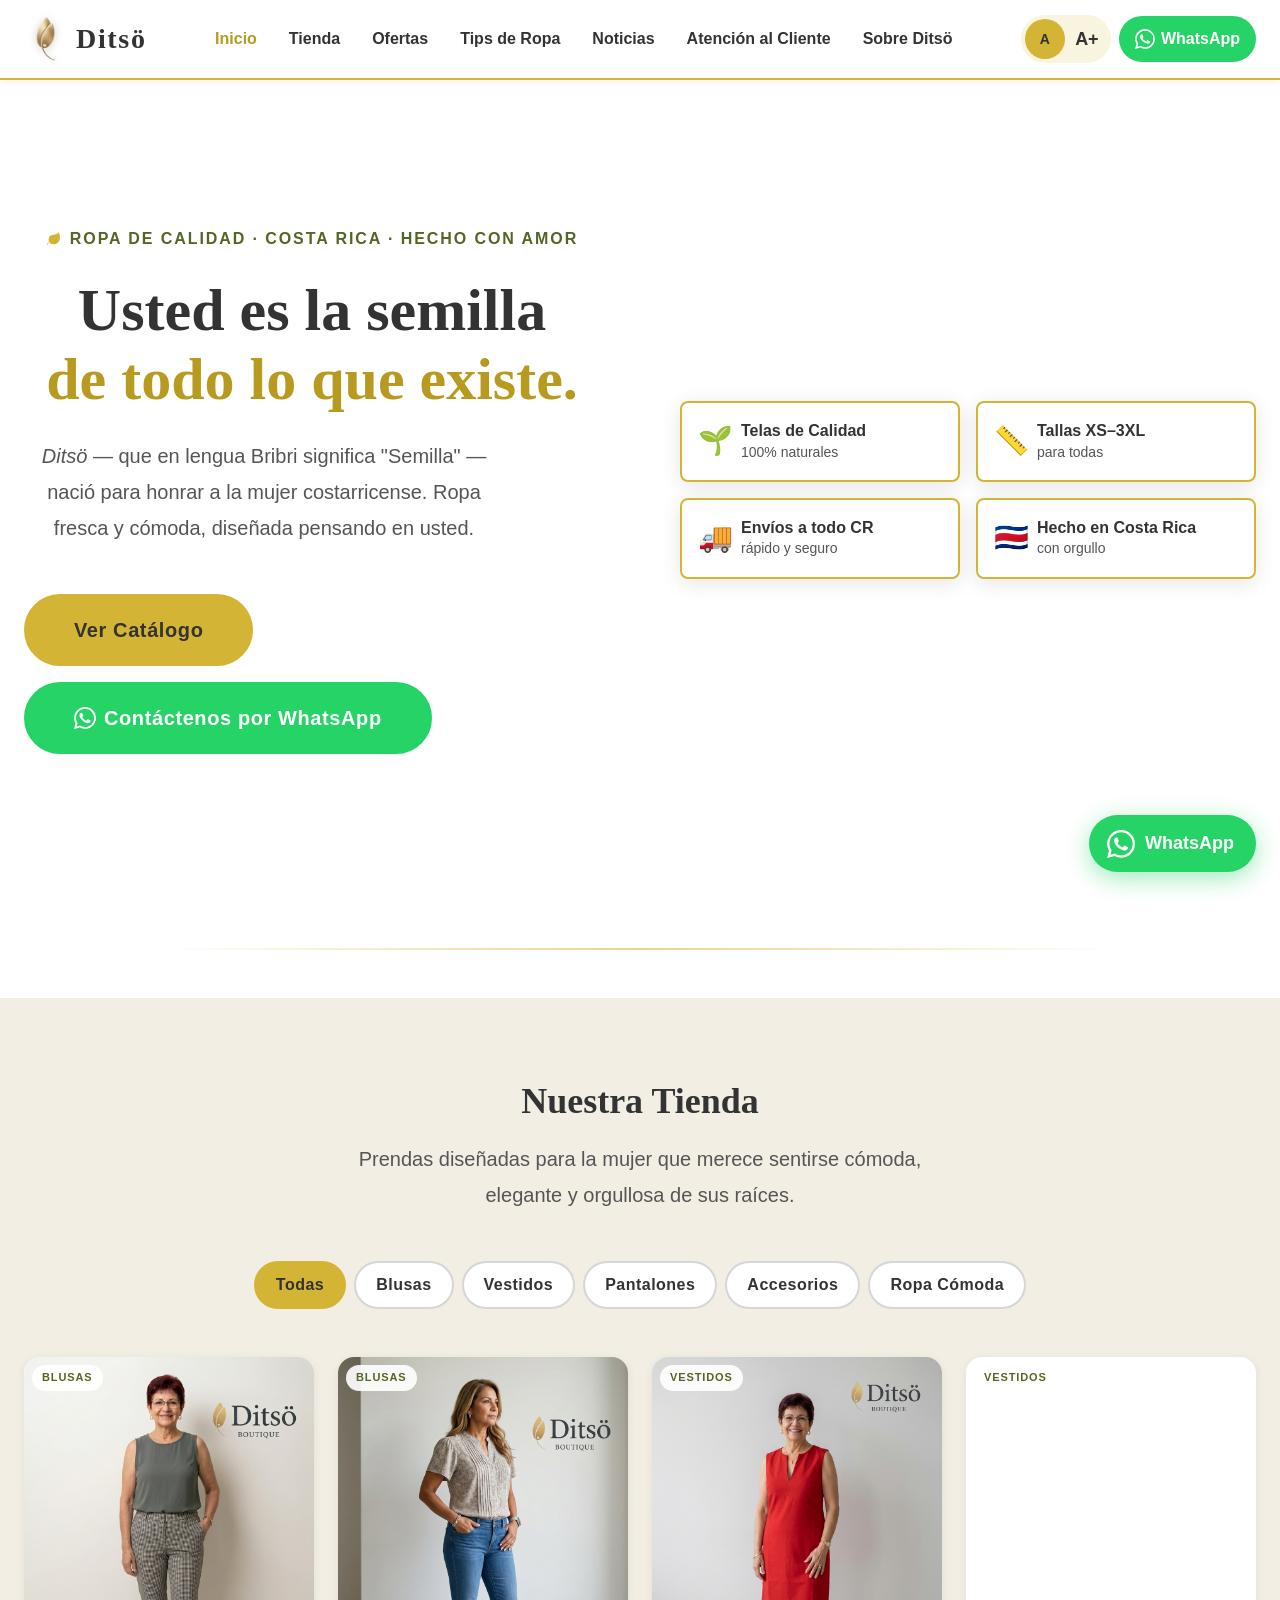
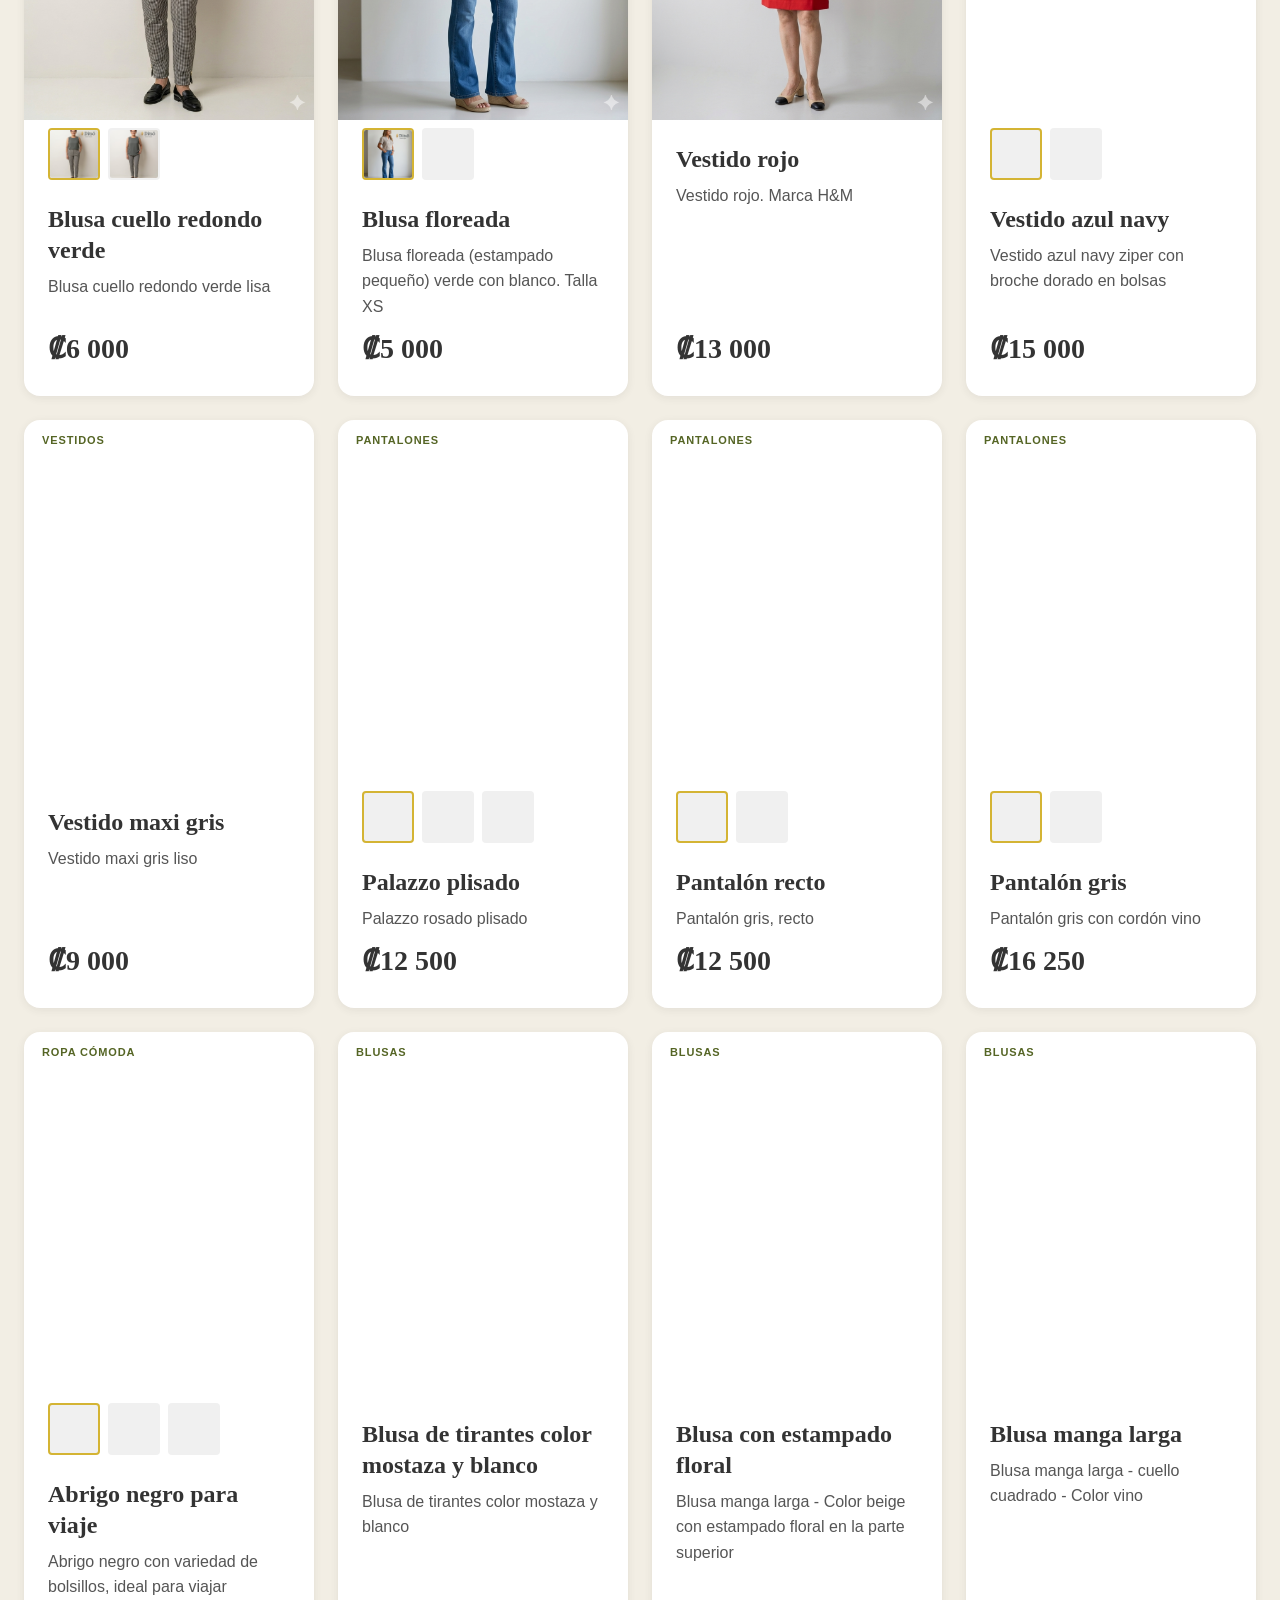
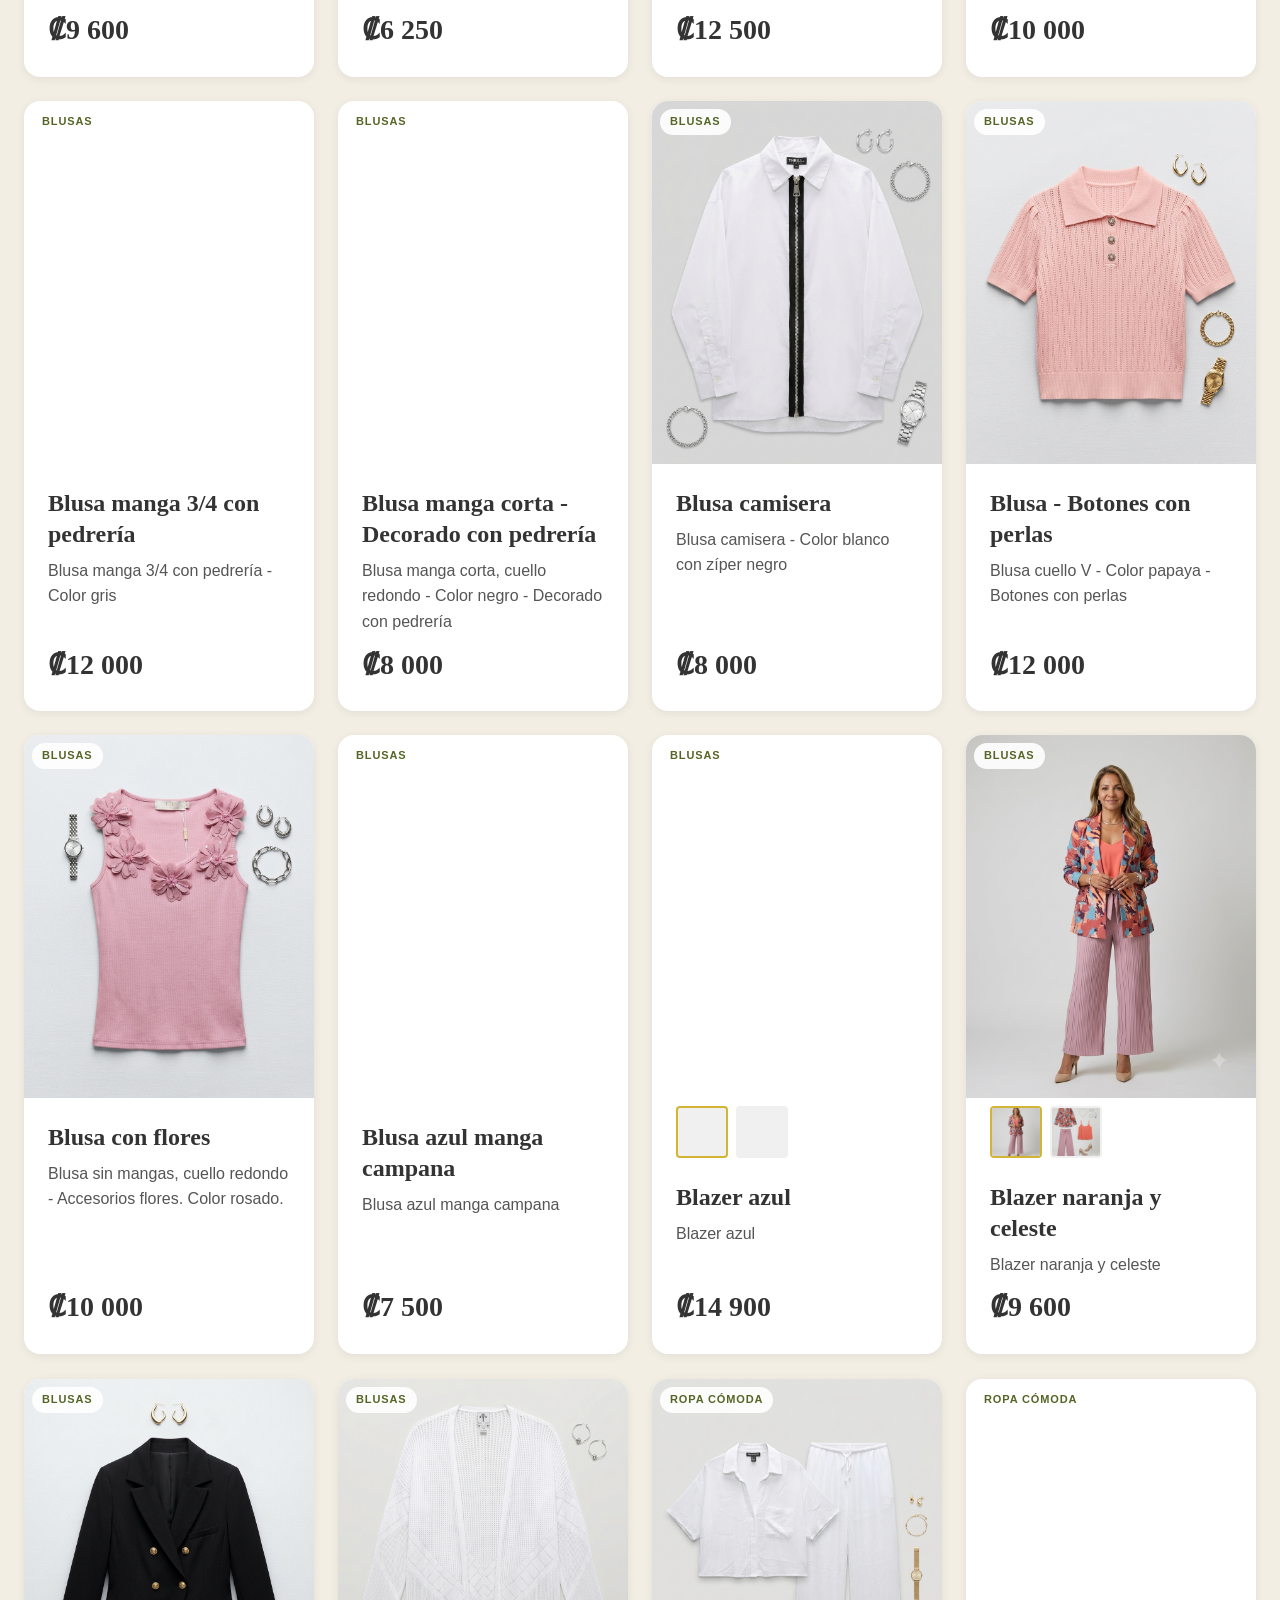
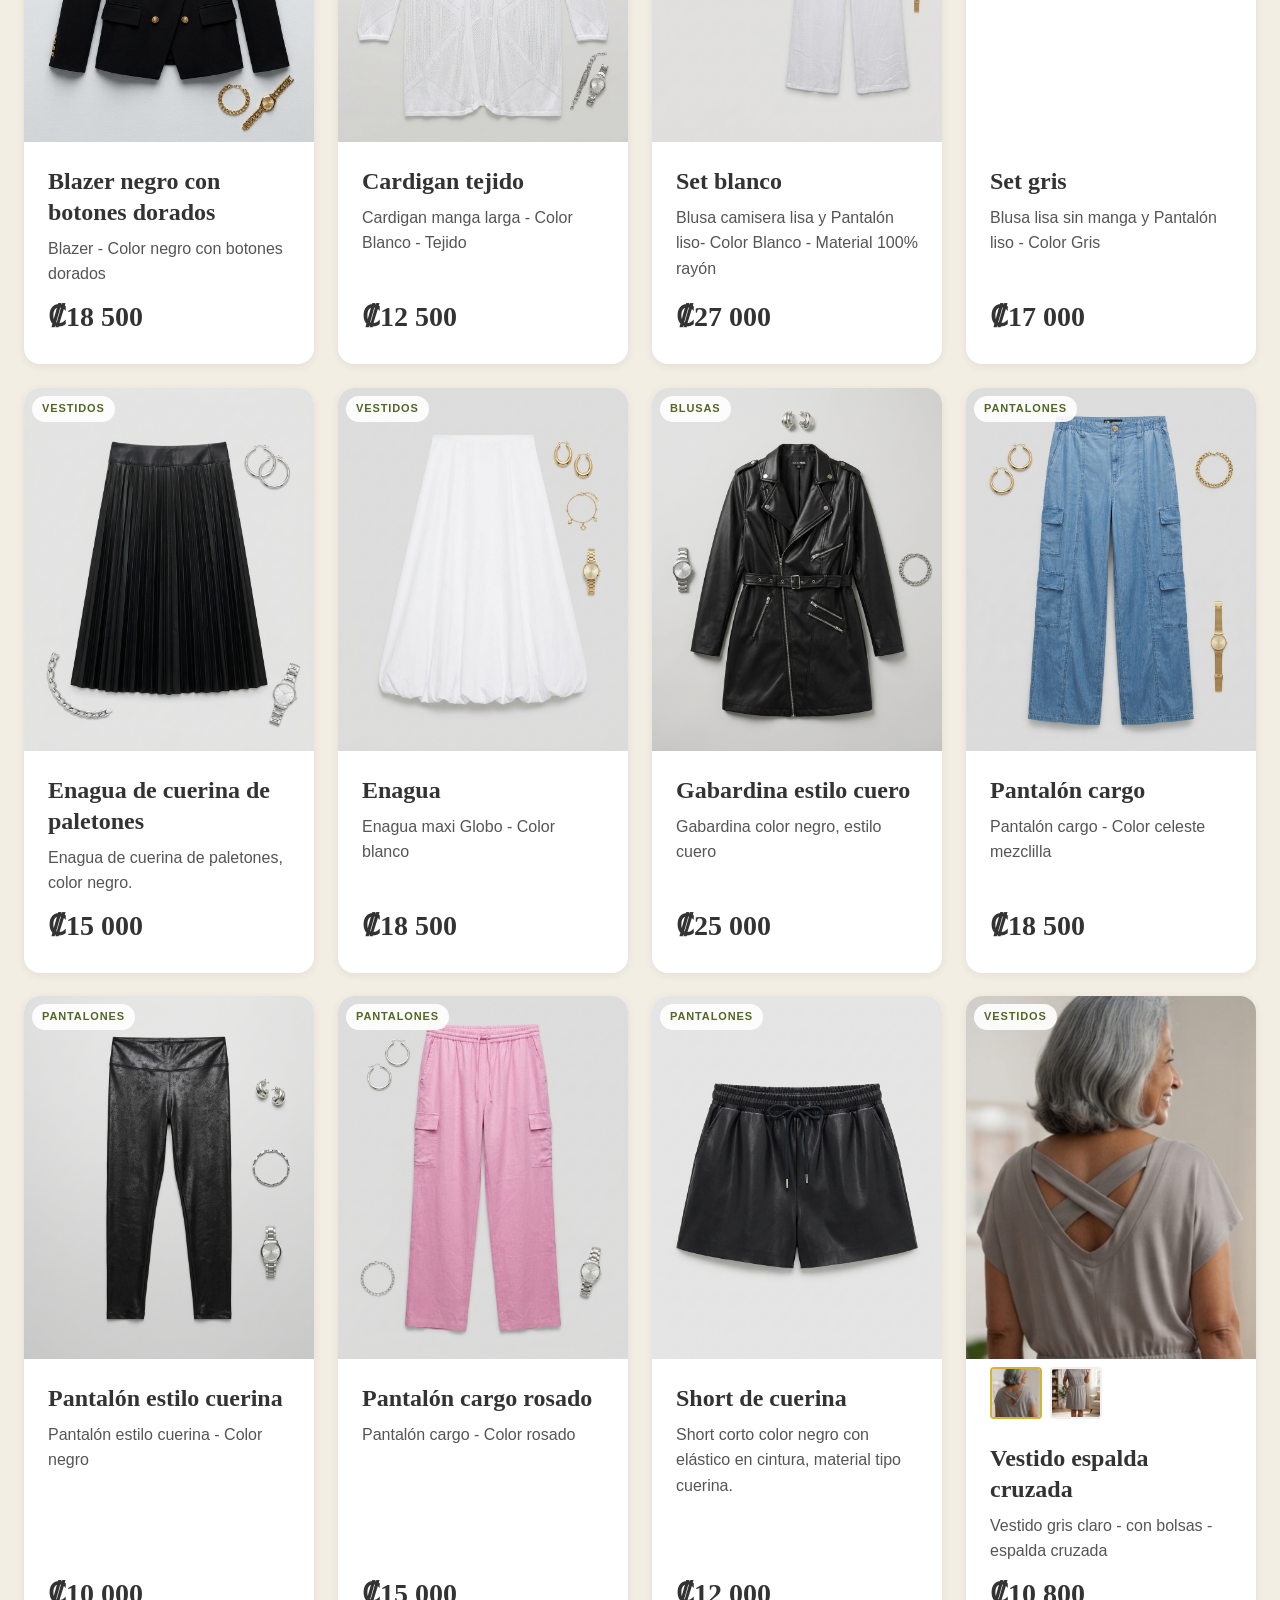
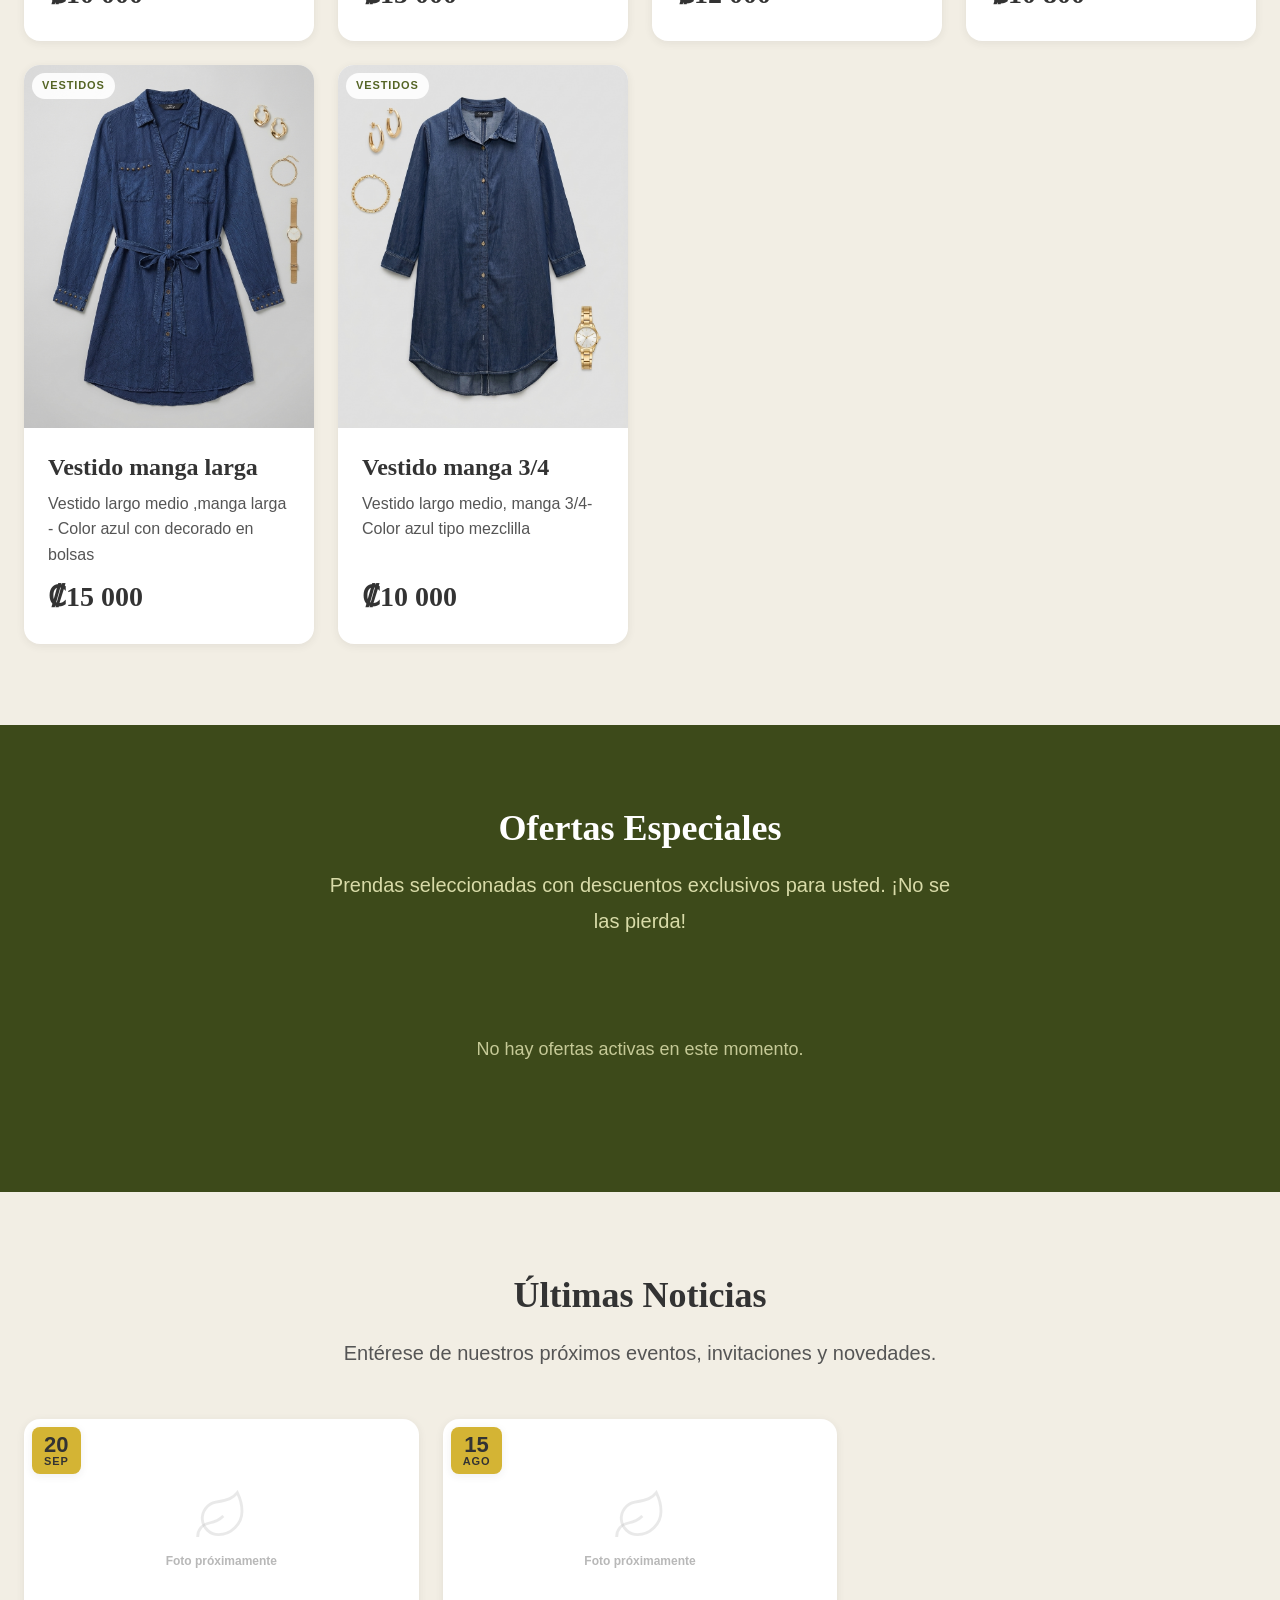
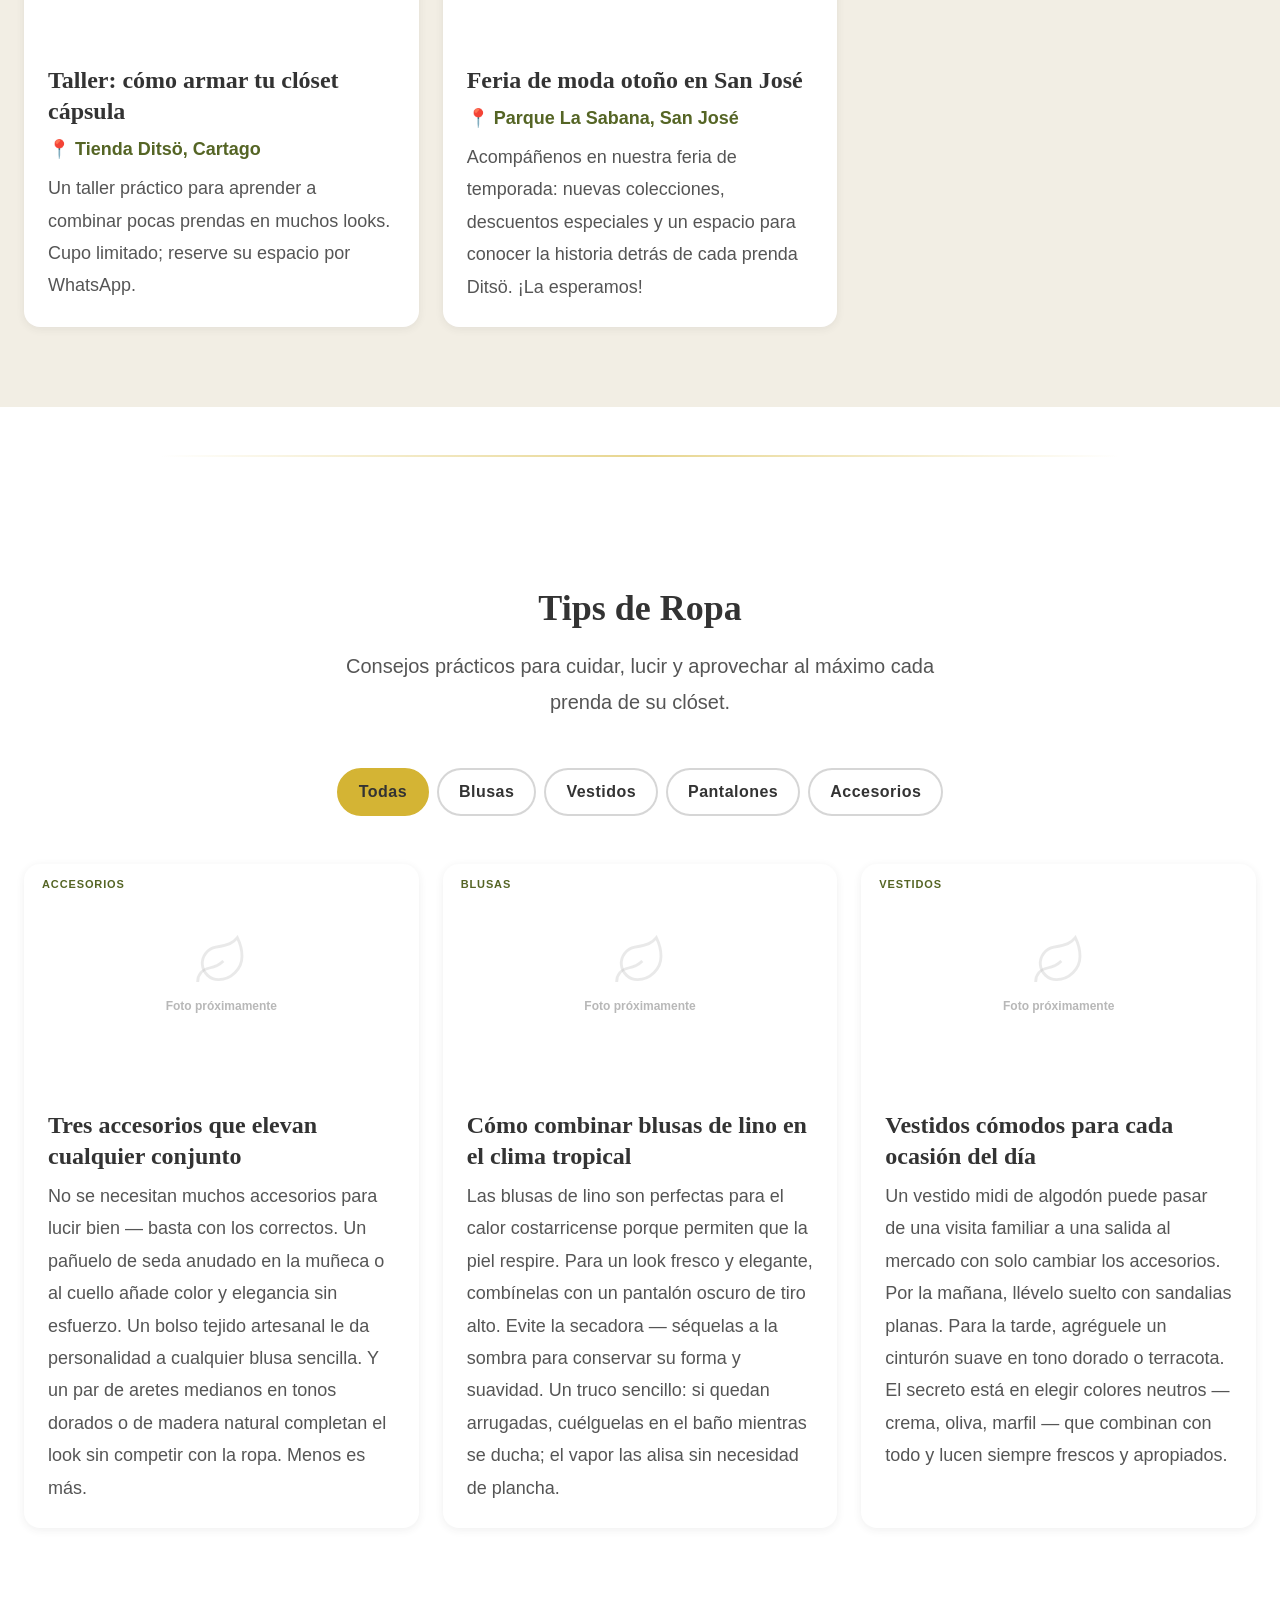
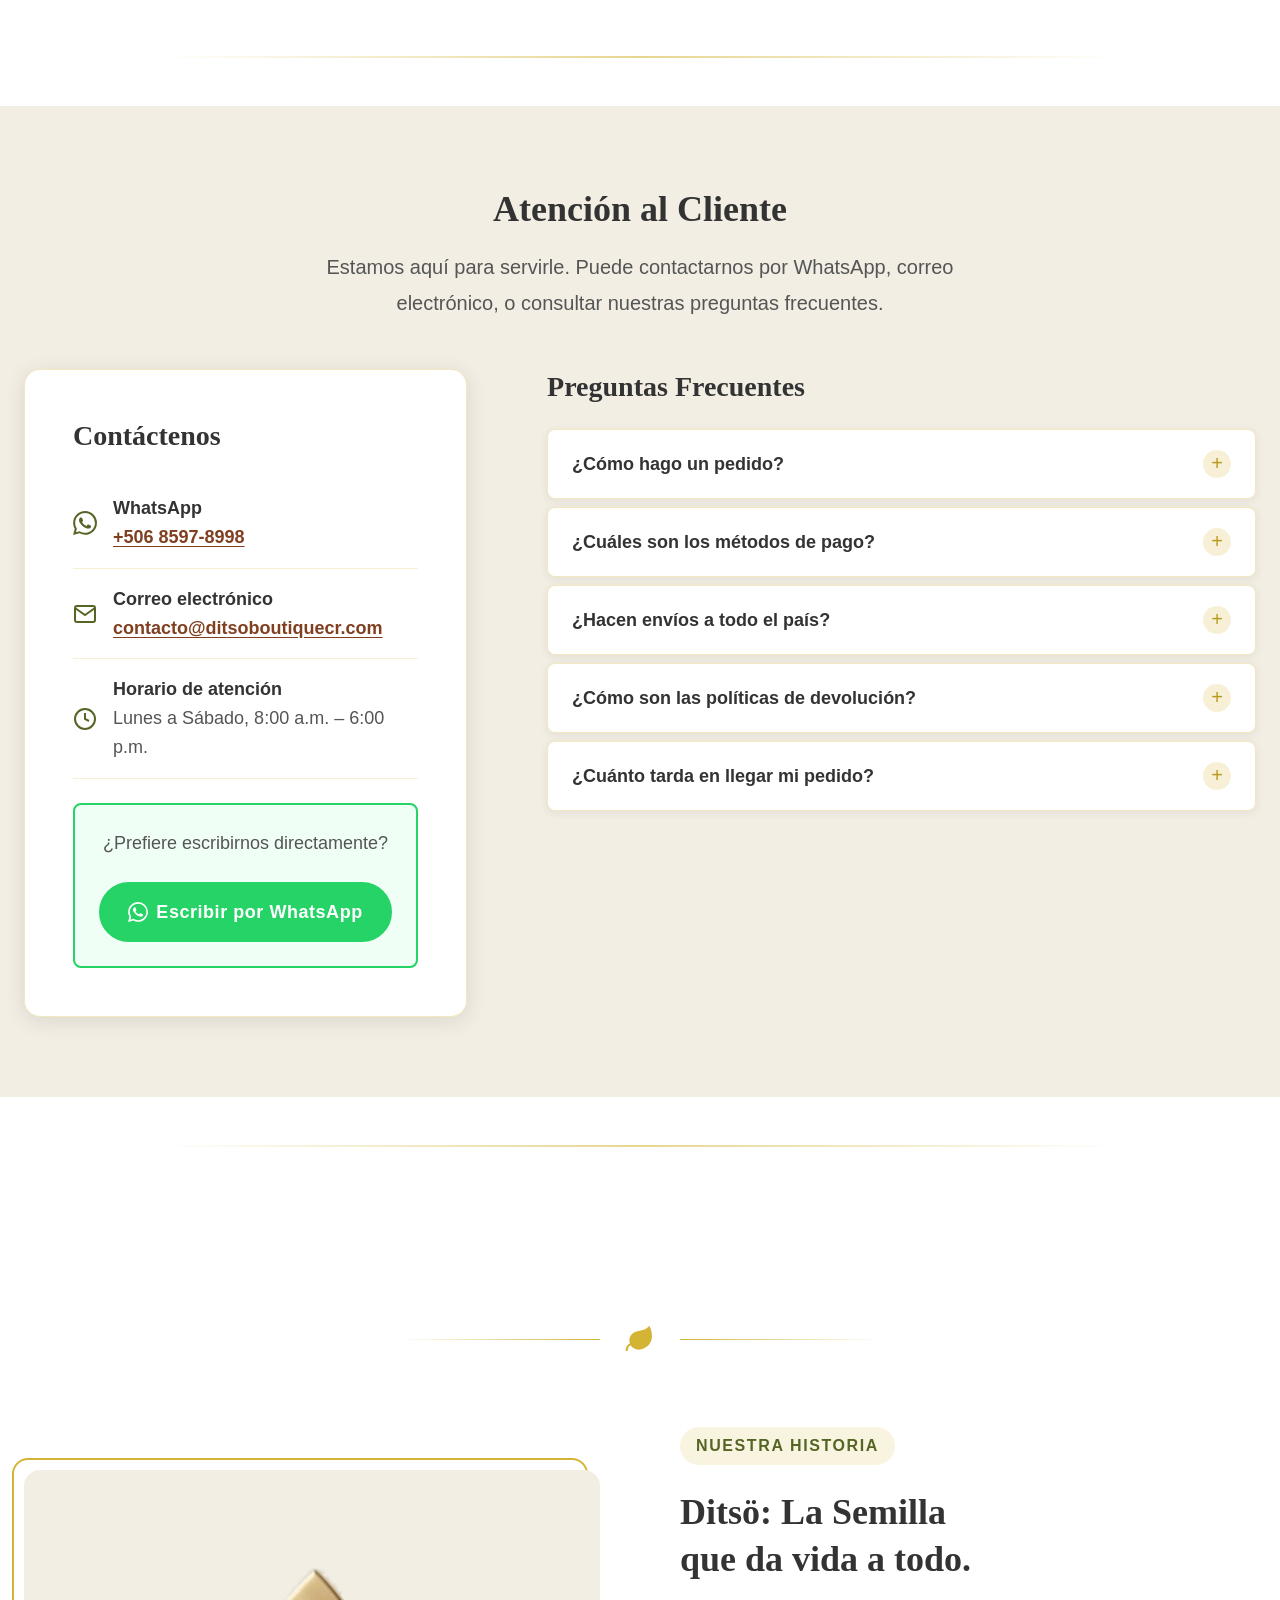
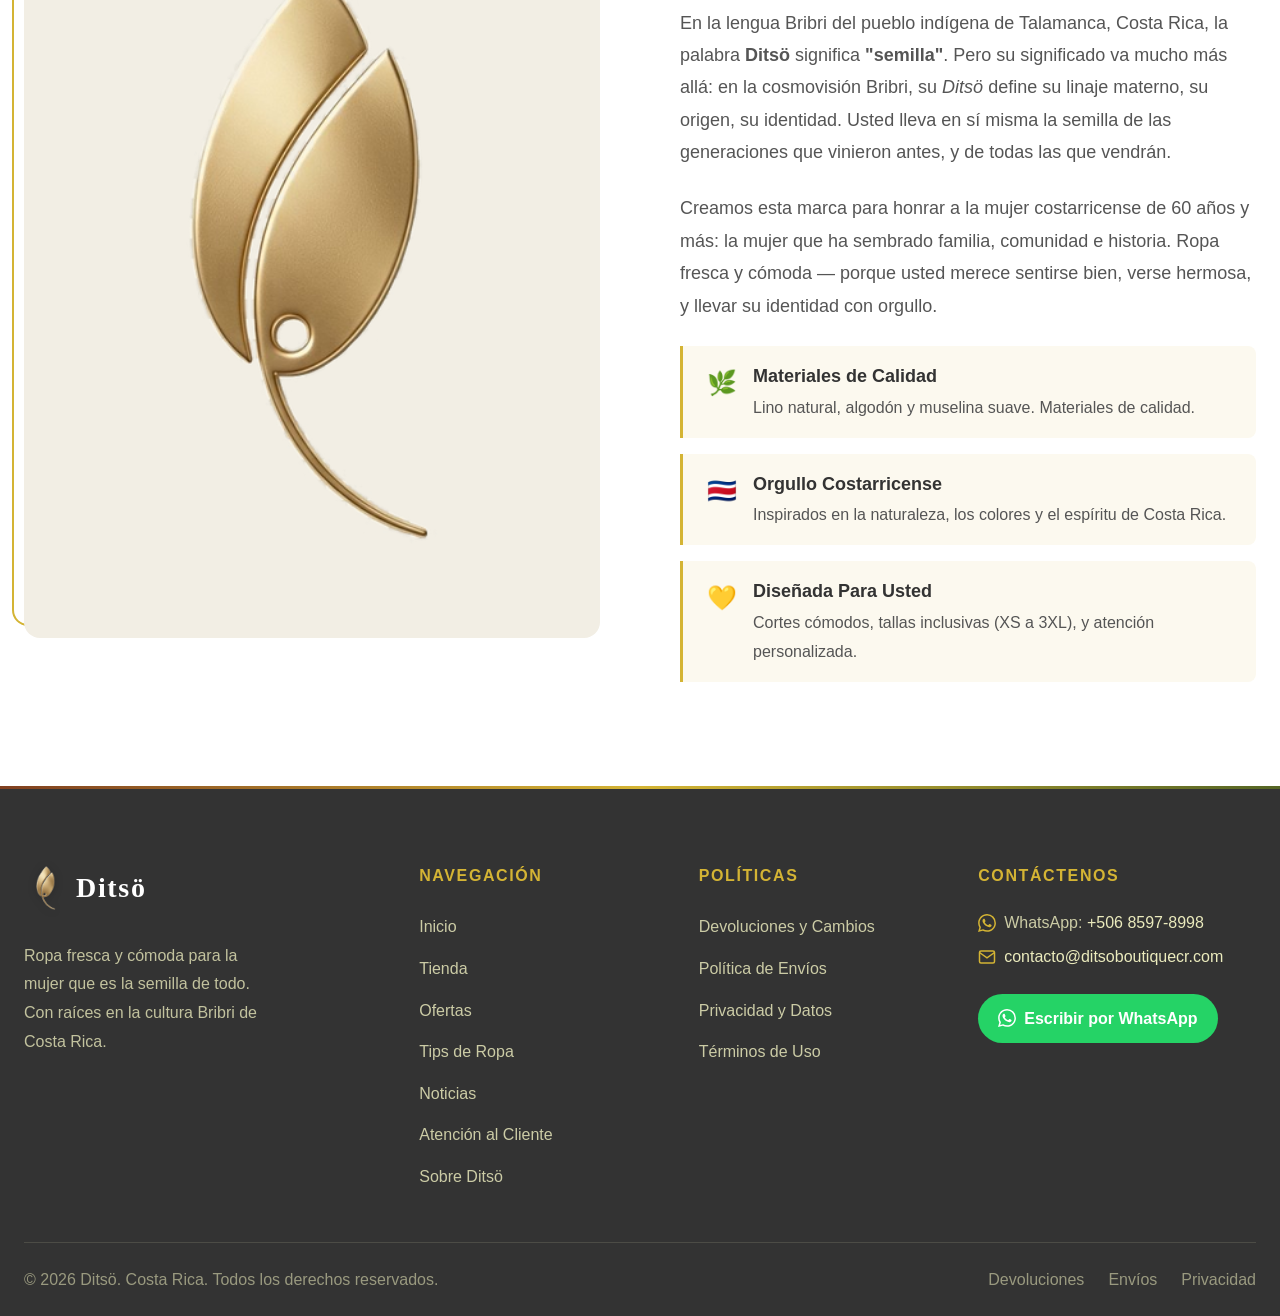
<file: index.html>
<!DOCTYPE html>
<html lang="es" dir="ltr">
<head>
  <meta charset="UTF-8">
  <meta name="viewport" content="width=device-width, initial-scale=1.0">
  <meta name="theme-color" content="#FFFFCC">

  <!-- SEO -->
  <title>Ditsö — Ropa para la Mujer Costarricense</title>
  <meta name="description" content="Ditsö es una marca costarricense de ropa, fresca y cómoda para la mujer que es la semilla de todo. Blusas, vestidos, pantalones y accesorios con materiales naturales.">
  <meta name="keywords" content="ropa mujer Costa Rica, ropa cómoda, mujeres mayores, Ditsö, Bribri, moda costarricense">
  <meta name="author" content="Ditsö">

  <!-- Seguridad — HTTP Security Headers vía meta tags
       NOTA: Cuando se despliegue en un servidor (Nginx, Apache, Netlify, Vercel),
       estos mismos valores deben configurarse también como HTTP headers reales
       en el servidor — los meta tags son un segundo nivel de protección. -->

  <!-- Evita que el sitio sea embebido en iframes (clickjacking) -->
  <meta http-equiv="X-Frame-Options" content="SAMEORIGIN">

  <!-- Content Security Policy — Phase 1
       Permite: recursos propios, Google Fonts, WhatsApp, imágenes externas (placeholder).
       En Phase 2 agregar el dominio del API/CMS aquí.
       NOTA: style-unsafe-inline es necesario por los style="" inline en el HTML actual.
             Refactorizar a clases CSS en Phase 2 para eliminar este permiso. -->
  <meta http-equiv="Content-Security-Policy" content="
    default-src 'self';
    script-src 'self';
    style-src 'self' 'unsafe-inline' https://fonts.googleapis.com;
    font-src 'self' https://fonts.gstatic.com;
    img-src 'self' data: https://via.placeholder.com https://placehold.co;
    connect-src 'self';
    object-src 'none';
    frame-ancestors 'none';
    base-uri 'self';
    form-action 'self';
    upgrade-insecure-requests
  ">

  <!-- No enviar Referer al navegar a sitios externos (privacidad) -->
  <meta name="referrer" content="strict-origin-when-cross-origin">

  <!-- Base URL — dominio propio -->
  <base href="/">

  <!-- Canonical -->
  <link rel="canonical" href="https://ditsoboutiquecr.com/">

  <!-- Robots -->
  <meta name="robots" content="index, follow">

  <!-- Open Graph / redes sociales -->
  <meta property="og:type"        content="website">
  <meta property="og:url"         content="https://ditsoboutiquecr.com/">
  <meta property="og:title"       content="Ditsö — Ropa para la Mujer Costarricense">
  <meta property="og:description" content="Ropa fresca y cómoda para la mujer que es la semilla de todo. Marca costarricense con raíces Bribri.">
  <meta property="og:locale"      content="es_CR">
  <meta property="og:image"       content="https://ditsoboutiquecr.com/assets/brand/logo.png">
  <meta property="og:image:alt"   content="Ditsö — Marca de ropa costarricense">
  <meta property="og:site_name"   content="Ditsö">

  <!-- Twitter card -->
  <meta name="twitter:card"        content="summary">
  <meta name="twitter:title"       content="Ditsö — Ropa para la Mujer Costarricense">
  <meta name="twitter:description" content="Ropa fresca y cómoda para la mujer que es la semilla de todo. Marca costarricense con raíces Bribri.">
  <meta name="twitter:image"       content="https://ditsoboutiquecr.com/assets/brand/logo.png">

  <!-- Schema.org -->
  <script type="application/ld+json">
  {
    "@context": "https://schema.org",
    "@type": "ClothingStore",
    "name": "Ditsö",
    "description": "Marca costarricense de ropa fresca y cómoda para la mujer.",
    "url": "https://ditsoboutiquecr.com/",
    "logo": "https://ditsoboutiquecr.com/assets/brand/logo.png",
    "image": "https://ditsoboutiquecr.com/assets/brand/logo.png",
    "telephone": "+50685978998",
    "address": { "@type": "PostalAddress", "addressCountry": "CR" },
    "contactPoint": {
      "@type": "ContactPoint",
      "telephone": "+50685978998",
      "contactType": "customer service",
      "availableLanguage": "Spanish"
    },
    "sameAs": ["https://wa.me/50685978998"],
    "priceRange": "₡₡"
  }
  </script>

  <!-- Fuentes Google -->
  <link rel="preconnect" href="https://fonts.googleapis.com">
  <link rel="preconnect" href="https://fonts.gstatic.com" crossorigin>
  <link rel="preload"
        href="https://fonts.googleapis.com/css2?family=Bodoni+Moda:ital,opsz,wght@0,6..96,400;0,6..96,700;1,6..96,400&family=Montserrat:wght@400;500;600;700&display=swap"
        as="style">
  <noscript>
    <link href="https://fonts.googleapis.com/css2?family=Bodoni+Moda:ital,opsz,wght@0,6..96,400;0,6..96,700;1,6..96,400&family=Montserrat:wght@400;500;600;700&display=swap" rel="stylesheet">
  </noscript>

  <!-- Estilos principales -->
  <link rel="stylesheet" href="css/styles.min.css">
</head>

<body>

  <!-- ─────────────────────────────────────────
       SKIP LINK — Accesibilidad
       ───────────────────────────────────────── -->
  <a href="#contenido-principal" class="skip-link">Saltar al contenido principal</a>


  <!-- ─────────────────────────────────────────
       HEADER — Sticky
       ───────────────────────────────────────── -->
  <header class="site-header" role="banner">
    <div class="container header-inner">

      <!-- Logo -->
      <a href="#inicio" class="logo" aria-label="Ditsö — Ir al inicio">
        <img src="assets/brand/logo.png" alt="Ditsö" class="logo__isotipo" width="44" height="44">
        <span class="logo__wordmark">Ditsö</span>
      </a>

      <!-- Navegación principal (desktop) -->
      <nav class="main-nav" aria-label="Navegación principal">
        <ul class="nav-list" role="list">
          <li><a href="#inicio"    class="active">Inicio</a></li>
          <li><a href="#tienda">Tienda</a></li>
          <li><a href="#ofertas">Ofertas</a></li>
          <li><a href="#tips">Tips de Ropa</a></li>
          <li><a href="#noticias">Noticias</a></li>
          <li><a href="#atencion">Atención al Cliente</a></li>
          <li><a href="#sobre-ditso">Sobre Ditsö</a></li>
        </ul>
      </nav>

      <!-- Controles del header -->
      <div class="header-controls">

        <!-- Toggle tamaño de fuente -->
        <div class="font-toggle" role="group" aria-label="Tamaño de letra">
          <button
            id="font-normal"
            class="font-toggle__btn font-toggle__btn--normal active"
            aria-label="Letra normal"
            aria-pressed="true"
            title="Tamaño de letra normal"
          >A</button>
          <button
            id="font-large"
            class="font-toggle__btn font-toggle__btn--large"
            aria-label="Letra grande"
            aria-pressed="false"
            title="Aumentar tamaño de letra"
          >A+</button>
        </div>

        <!-- Carrito (Phase 2 placeholder — no funcional en Phase 1) -->
        <button
          class="cart-btn"
          aria-label="Ver carrito de compras (disponible próximamente)"
          title="Carrito — disponible próximamente"
          disabled
        >
          <svg viewBox="0 0 24 24" fill="none" stroke="currentColor" stroke-width="2" stroke-linecap="round" stroke-linejoin="round" aria-hidden="true">
            <circle cx="9" cy="21" r="1"/><circle cx="20" cy="21" r="1"/>
            <path d="M1 1h4l2.68 13.39a2 2 0 0 0 2 1.61h9.72a2 2 0 0 0 2-1.61L23 6H6"/>
          </svg>
          <span class="cart-badge" aria-label="0 artículos en el carrito">0</span>
        </button>

        <!-- WhatsApp (desktop) -->
        <a
          href="https://wa.me/50685978998"
          class="header-whatsapp"
          data-whatsapp-link
          data-whatsapp-msg="Hola Ditsö, me gustaría obtener información sobre sus productos."
          aria-label="Contactar por WhatsApp"
          target="_blank"
          rel="noopener noreferrer"
        >
          <!-- WhatsApp SVG icon -->
          <svg viewBox="0 0 24 24" fill="currentColor" aria-hidden="true">
            <path d="M17.472 14.382c-.297-.149-1.758-.867-2.03-.967-.273-.099-.471-.148-.67.15-.197.297-.767.966-.94 1.164-.173.199-.347.223-.644.075-.297-.15-1.255-.463-2.39-1.475-.883-.788-1.48-1.761-1.653-2.059-.173-.297-.018-.458.13-.606.134-.133.298-.347.446-.52.149-.174.198-.298.298-.497.099-.198.05-.371-.025-.52-.075-.149-.669-1.612-.916-2.207-.242-.579-.487-.5-.669-.51-.173-.008-.371-.01-.57-.01-.198 0-.52.074-.792.372-.272.297-1.04 1.016-1.04 2.479 0 1.462 1.065 2.875 1.213 3.074.149.198 2.096 3.2 5.077 4.487.709.306 1.262.489 1.694.625.712.227 1.36.195 1.871.118.571-.085 1.758-.719 2.006-1.413.248-.694.248-1.289.173-1.413-.074-.124-.272-.198-.57-.347m-5.421 7.403h-.004a9.87 9.87 0 0 1-5.031-1.378l-.361-.214-3.741.982.998-3.648-.235-.374a9.86 9.86 0 0 1-1.51-5.26c.001-5.45 4.436-9.884 9.888-9.884 2.64 0 5.122 1.03 6.988 2.898a9.825 9.825 0 0 1 2.893 6.994c-.003 5.45-4.437 9.884-9.885 9.884m8.413-18.297A11.815 11.815 0 0 0 12.05 0C5.495 0 .16 5.335.157 11.892c0 2.096.547 4.142 1.588 5.945L.057 24l6.305-1.654a11.882 11.882 0 0 0 5.683 1.448h.005c6.554 0 11.89-5.335 11.893-11.893a11.821 11.821 0 0 0-3.48-8.413Z"/>
          </svg>
          WhatsApp
        </a>

        <!-- Hamburguesa (mobile) -->
        <button
          id="hamburger"
          class="hamburger"
          aria-label="Abrir menú de navegación"
          aria-expanded="false"
          aria-controls="mobile-nav"
        >
          <span></span>
          <span></span>
          <span></span>
        </button>

      </div><!-- /header-controls -->
    </div><!-- /header-inner -->
  </header>


  <!-- ─────────────────────────────────────────
       MENÚ MÓVIL (drawer)
       ───────────────────────────────────────── -->
  <nav id="mobile-nav" class="mobile-nav" aria-label="Menú móvil" role="dialog" aria-modal="false">
    <ul class="mobile-nav__list" role="list">
      <li><a href="#inicio">Inicio</a></li>
      <li><a href="#tienda">Tienda</a></li>
      <li><a href="#ofertas">Ofertas</a></li>
      <li><a href="#tips">Tips de Ropa</a></li>
      <li><a href="#noticias">Noticias</a></li>
      <li><a href="#atencion">Atención al Cliente</a></li>
      <li><a href="#sobre-ditso">Sobre Ditsö</a></li>
    </ul>
    <div class="mobile-nav__footer">
      <a
        href="https://wa.me/50685978998"
        class="btn btn-whatsapp"
        data-whatsapp-link
        data-whatsapp-msg="Hola Ditsö, me gustaría obtener información sobre sus productos."
        aria-label="Contactar por WhatsApp"
        target="_blank"
        rel="noopener noreferrer"
        style="width:100%; justify-content:center;"
      >
        <svg width="22" height="22" viewBox="0 0 24 24" fill="currentColor" aria-hidden="true">
          <path d="M17.472 14.382c-.297-.149-1.758-.867-2.03-.967-.273-.099-.471-.148-.67.15-.197.297-.767.966-.94 1.164-.173.199-.347.223-.644.075-.297-.15-1.255-.463-2.39-1.475-.883-.788-1.48-1.761-1.653-2.059-.173-.297-.018-.458.13-.606.134-.133.298-.347.446-.52.149-.174.198-.298.298-.497.099-.198.05-.371-.025-.52-.075-.149-.669-1.612-.916-2.207-.242-.579-.487-.5-.669-.51-.173-.008-.371-.01-.57-.01-.198 0-.52.074-.792.372-.272.297-1.04 1.016-1.04 2.479 0 1.462 1.065 2.875 1.213 3.074.149.198 2.096 3.2 5.077 4.487.709.306 1.262.489 1.694.625.712.227 1.36.195 1.871.118.571-.085 1.758-.719 2.006-1.413.248-.694.248-1.289.173-1.413-.074-.124-.272-.198-.57-.347m-5.421 7.403h-.004a9.87 9.87 0 0 1-5.031-1.378l-.361-.214-3.741.982.998-3.648-.235-.374a9.86 9.86 0 0 1-1.51-5.26c.001-5.45 4.436-9.884 9.888-9.884 2.64 0 5.122 1.03 6.988 2.898a9.825 9.825 0 0 1 2.893 6.994c-.003 5.45-4.437 9.884-9.885 9.884m8.413-18.297A11.815 11.815 0 0 0 12.05 0C5.495 0 .16 5.335.157 11.892c0 2.096.547 4.142 1.588 5.945L.057 24l6.305-1.654a11.882 11.882 0 0 0 5.683 1.448h.005c6.554 0 11.89-5.335 11.893-11.893a11.821 11.821 0 0 0-3.48-8.413Z"/>
        </svg>
        Escríbenos por WhatsApp
      </a>
    </div>
  </nav>


  <!-- ─────────────────────────────────────────
       CONTENIDO PRINCIPAL
       ───────────────────────────────────────── -->
  <main id="contenido-principal">


    <!-- ══════════════════════════════════════
         SECCIÓN 1 — HERO / INICIO
         ══════════════════════════════════════ -->
    <section id="inicio" class="hero" aria-label="Sección de bienvenida">
      <div class="hero__bg-pattern" aria-hidden="true"></div>
      <div class="hero__accent"        aria-hidden="true"></div>
      <div class="hero__accent-bottom" aria-hidden="true"></div>

      <div class="container">
        <div class="hero__inner">

          <!-- Contenido textual -->
          <div class="hero__content">
            <p class="hero__eyebrow">
              <!-- Leaf icon inline -->
              <svg viewBox="0 0 24 24" fill="currentColor" aria-hidden="true">
                <path d="M11 20A7 7 0 0 1 9.8 6.1C15.5 5 17 4.48 19 2c1 2 2 4.18 2 8 0 5.5-4.78 10-10 10Z"/>
                <path d="M2 21c0-3 1.85-5.36 5.08-6C9.5 14.52 12 13 13 12" stroke="currentColor" fill="none"/>
              </svg>
              Ropa de Calidad · Costa Rica · Hecho con Amor
            </p>

            <h1 class="hero__title">
              Usted es la semilla<br>
              <span class="highlight">de todo lo que existe.</span>
            </h1>

            <p class="hero__subtitle">
              <em>Ditsö</em> — que en lengua Bribri significa "Semilla" — nació para honrar
              a la mujer costarricense. Ropa fresca y cómoda, diseñada
              pensando en usted.
            </p>

            <div class="hero__ctas">
              <a href="#tienda" class="btn btn-primary btn-lg">
                Ver Catálogo
              </a>
              <a
                href="https://wa.me/50685978998"
                class="btn btn-whatsapp btn-lg"
                data-whatsapp-link
                data-whatsapp-msg="Hola Ditsö, me gustaría conocer sus productos. ¿Me pueden ayudar?"
                target="_blank"
                rel="noopener noreferrer"
                aria-label="Contáctenos por WhatsApp"
              >
                <svg width="22" height="22" viewBox="0 0 24 24" fill="currentColor" aria-hidden="true">
                  <path d="M17.472 14.382c-.297-.149-1.758-.867-2.03-.967-.273-.099-.471-.148-.67.15-.197.297-.767.966-.94 1.164-.173.199-.347.223-.644.075-.297-.15-1.255-.463-2.39-1.475-.883-.788-1.48-1.761-1.653-2.059-.173-.297-.018-.458.13-.606.134-.133.298-.347.446-.52.149-.174.198-.298.298-.497.099-.198.05-.371-.025-.52-.075-.149-.669-1.612-.916-2.207-.242-.579-.487-.5-.669-.51-.173-.008-.371-.01-.57-.01-.198 0-.52.074-.792.372-.272.297-1.04 1.016-1.04 2.479 0 1.462 1.065 2.875 1.213 3.074.149.198 2.096 3.2 5.077 4.487.709.306 1.262.489 1.694.625.712.227 1.36.195 1.871.118.571-.085 1.758-.719 2.006-1.413.248-.694.248-1.289.173-1.413-.074-.124-.272-.198-.57-.347m-5.421 7.403h-.004a9.87 9.87 0 0 1-5.031-1.378l-.361-.214-3.741.982.998-3.648-.235-.374a9.86 9.86 0 0 1-1.51-5.26c.001-5.45 4.436-9.884 9.888-9.884 2.64 0 5.122 1.03 6.988 2.898a9.825 9.825 0 0 1 2.893 6.994c-.003 5.45-4.437 9.884-9.885 9.884m8.413-18.297A11.815 11.815 0 0 0 12.05 0C5.495 0 .16 5.335.157 11.892c0 2.096.547 4.142 1.588 5.945L.057 24l6.305-1.654a11.882 11.882 0 0 0 5.683 1.448h.005c6.554 0 11.89-5.335 11.893-11.893a11.821 11.821 0 0 0-3.48-8.413Z"/>
                </svg>
                Contáctenos por WhatsApp
              </a>
            </div>
          </div><!-- /hero__content -->

          <!-- Imagen hero -->
          <div class="hero__image" aria-hidden="true">
            <div class="hero__image-frame">
              <!-- REEMPLAZAR con imagen real: <img src="assets/hero-model.jpg" alt="Mujer usando ropa Ditsö en jardín costarricense" loading="eager" fetchpriority="high"> -->
              <div class="hero__image-placeholder">
                <svg viewBox="0 0 24 24" fill="none" stroke="currentColor" stroke-width="1" aria-hidden="true">
                  <rect x="3" y="3" width="18" height="18" rx="2"/><circle cx="8.5" cy="8.5" r="1.5"/>
                  <polyline points="21 15 16 10 5 21"/>
                </svg>
                <span>Fotografía principal<br>(por agregar)</span>
              </div>
            </div>
            <!-- Sellos de confianza — panel 2×2 -->
            <div class="hero__badges">
              <div class="hero__badge">
                <span class="hero__badge-icon">🌱</span>
                <div class="hero__badge-text">
                  Telas de Calidad<br>
                  <span class="hero__badge-sub">100% naturales</span>
                </div>
              </div>
              <div class="hero__badge">
                <span class="hero__badge-icon">📏</span>
                <div class="hero__badge-text">
                  Tallas XS–3XL<br>
                  <span class="hero__badge-sub">para todas</span>
                </div>
              </div>
              <div class="hero__badge">
                <span class="hero__badge-icon">🚚</span>
                <div class="hero__badge-text">
                  Envíos a todo CR<br>
                  <span class="hero__badge-sub">rápido y seguro</span>
                </div>
              </div>
              <div class="hero__badge">
                <span class="hero__badge-icon">🇨🇷</span>
                <div class="hero__badge-text">
                  Hecho en Costa Rica<br>
                  <span class="hero__badge-sub">con orgullo</span>
                </div>
              </div>
            </div>
          </div><!-- /hero__image -->

        </div><!-- /hero__inner -->
      </div><!-- /container -->
    </section>

    <hr class="section-divider" aria-hidden="true">


    <!-- ══════════════════════════════════════
         SECCIÓN 2 — TIENDA / CATÁLOGO
         ══════════════════════════════════════ -->
    <section id="tienda" class="tienda" aria-label="Catálogo de productos">
      <div class="container">

        <div class="tienda__header">
          <h2 class="section-title reveal">Nuestra Tienda</h2>
          <p class="section-subtitle">
            Prendas diseñadas para la mujer que merece sentirse cómoda, elegante
            y orgullosa de sus raíces.
          </p>
        </div>

        <!-- Filtros de categoría -->
        <div class="category-filters reveal reveal--d2" role="group" aria-label="Filtrar por categoría">
          <button class="filter-btn active" data-category="todas" aria-pressed="true">Todas</button>
          <button class="filter-btn" data-category="blusas"      aria-pressed="false">Blusas</button>
          <button class="filter-btn" data-category="vestidos"    aria-pressed="false">Vestidos</button>
          <button class="filter-btn" data-category="pantalones"  aria-pressed="false">Pantalones</button>
          <button class="filter-btn" data-category="accesorios"  aria-pressed="false">Accesorios</button>
          <button class="filter-btn" data-category="ropa-comoda" aria-pressed="false">Ropa Cómoda</button>
        </div>

        <!-- Grid de productos — generado por JS -->
        <div id="products-grid" class="products-grid" role="list" aria-label="Productos Ditsö">
          <!-- Los productos se insertan aquí por initCatalog() en main.js -->
        </div>

      </div><!-- /container -->
    </section>


    <!-- ══════════════════════════════════════
         SECCIÓN 3 — OFERTAS / NOVEDADES
         ══════════════════════════════════════ -->
    <section id="ofertas" class="ofertas" aria-label="Ofertas especiales">
      <div class="container">

        <div class="ofertas__header">
          <h2 class="section-title reveal">Ofertas Especiales</h2>
          <p class="section-subtitle">
            Prendas seleccionadas con descuentos exclusivos para usted.
            ¡No se las pierda!
          </p>
        </div>

        <!-- Grid de ofertas — generado por JS -->
        <div id="offers-grid" class="ofertas__grid" role="list" aria-label="Ofertas Ditsö">
          <!-- Las ofertas se insertan aquí por initCatalog() en main.js -->
        </div>

      </div><!-- /container -->
    </section>


    <!-- ══════════════════════════════════════
         SECCIÓN 3.5 — ÚLTIMAS NOTICIAS / EVENTOS
         ══════════════════════════════════════ -->
    <section id="noticias" class="noticias" aria-label="Últimas noticias y eventos">
      <div class="container">
        <div class="noticias__header">
          <h2 class="section-title reveal">Últimas Noticias</h2>
          <p class="section-subtitle reveal reveal--d1">
            Entérese de nuestros próximos eventos, invitaciones y novedades.
          </p>
        </div>
        <!-- Grid de noticias — generado por JS -->
        <div id="noticias-grid" class="noticias__grid" role="list" aria-label="Noticias de Ditsö"></div>
      </div>
    </section>

    <hr class="section-divider" aria-hidden="true">


    <!-- ══════════════════════════════════════
         SECCIÓN 4 — GUÍA DE TALLAS (removida)
         ══════════════════════════════════════ -->


    <!-- ══════════════════════════════════════
         SECCIÓN 4.5 — TIPS DE ROPA
         ══════════════════════════════════════ -->
    <section id="tips" class="tips" aria-label="Tips de ropa">
      <div class="container">
        <div class="tips__header">
          <h2 class="section-title reveal">Tips de Ropa</h2>
          <p class="section-subtitle reveal reveal--d1">
            Consejos prácticos para cuidar, lucir y aprovechar al máximo
            cada prenda de su clóset.
          </p>
        </div>
        <div class="category-filters reveal reveal--d2" role="group" aria-label="Filtrar tips por categoría">
          <button class="tip-filter-btn active" data-tip-category="todas"      aria-pressed="true">Todas</button>
          <button class="tip-filter-btn"        data-tip-category="blusas"     aria-pressed="false">Blusas</button>
          <button class="tip-filter-btn"        data-tip-category="vestidos"   aria-pressed="false">Vestidos</button>
          <button class="tip-filter-btn"        data-tip-category="pantalones" aria-pressed="false">Pantalones</button>
          <button class="tip-filter-btn"        data-tip-category="accesorios" aria-pressed="false">Accesorios</button>
        </div>
        <div id="tips-grid" class="tips-grid" role="list" aria-label="Tips de Ditsö"></div>
      </div>
    </section>

    <hr class="section-divider" aria-hidden="true">


    <!-- ══════════════════════════════════════
         SECCIÓN 5 — ATENCIÓN AL CLIENTE
         ══════════════════════════════════════ -->
    <section id="atencion" class="atencion" aria-label="Atención al cliente">
      <div class="container">

        <div class="text-center" style="margin-bottom: var(--space-lg);">
          <h2 class="section-title reveal">Atención al Cliente</h2>
          <p class="section-subtitle">
            Estamos aquí para servirle. Puede contactarnos por WhatsApp,
            correo electrónico, o consultar nuestras preguntas frecuentes.
          </p>
        </div>

        <div class="atencion__inner">

          <!-- Tarjeta de contacto -->
          <div class="atencion__contact reveal reveal--d1">
            <div class="atencion__contact-card">
              <h3 class="atencion__contact-title">Contáctenos</h3>

              <div class="contact-item">
                <svg viewBox="0 0 24 24" fill="currentColor" aria-hidden="true">
                  <path d="M17.472 14.382c-.297-.149-1.758-.867-2.03-.967-.273-.099-.471-.148-.67.15-.197.297-.767.966-.94 1.164-.173.199-.347.223-.644.075-.297-.15-1.255-.463-2.39-1.475-.883-.788-1.48-1.761-1.653-2.059-.173-.297-.018-.458.13-.606.134-.133.298-.347.446-.52.149-.174.198-.298.298-.497.099-.198.05-.371-.025-.52-.075-.149-.669-1.612-.916-2.207-.242-.579-.487-.5-.669-.51-.173-.008-.371-.01-.57-.01-.198 0-.52.074-.792.372-.272.297-1.04 1.016-1.04 2.479 0 1.462 1.065 2.875 1.213 3.074.149.198 2.096 3.2 5.077 4.487.709.306 1.262.489 1.694.625.712.227 1.36.195 1.871.118.571-.085 1.758-.719 2.006-1.413.248-.694.248-1.289.173-1.413-.074-.124-.272-.198-.57-.347m-5.421 7.403h-.004a9.87 9.87 0 0 1-5.031-1.378l-.361-.214-3.741.982.998-3.648-.235-.374a9.86 9.86 0 0 1-1.51-5.26c.001-5.45 4.436-9.884 9.888-9.884 2.64 0 5.122 1.03 6.988 2.898a9.825 9.825 0 0 1 2.893 6.994c-.003 5.45-4.437 9.884-9.885 9.884m8.413-18.297A11.815 11.815 0 0 0 12.05 0C5.495 0 .16 5.335.157 11.892c0 2.096.547 4.142 1.588 5.945L.057 24l6.305-1.654a11.882 11.882 0 0 0 5.683 1.448h.005c6.554 0 11.89-5.335 11.893-11.893a11.821 11.821 0 0 0-3.48-8.413Z"/>
                </svg>
                <div>
                  <strong>WhatsApp</strong><br>
                  <a
                    href="https://wa.me/50685978998"
                    data-whatsapp-link
                    target="_blank"
                    rel="noopener noreferrer"
                  >+506 8597-8998</a>
                </div>
              </div>

              <div class="contact-item">
                <svg viewBox="0 0 24 24" fill="none" stroke="currentColor" stroke-width="2" aria-hidden="true">
                  <path d="M4 4h16c1.1 0 2 .9 2 2v12c0 1.1-.9 2-2 2H4c-1.1 0-2-.9-2-2V6c0-1.1.9-2 2-2z"/>
                  <polyline points="22,6 12,13 2,6"/>
                </svg>
                <div>
                  <strong>Correo electrónico</strong><br>
                  <a href="mailto:contacto@ditsoboutiquecr.com">contacto@ditsoboutiquecr.com</a>
                </div>
              </div>

              <div class="contact-item">
                <svg viewBox="0 0 24 24" fill="none" stroke="currentColor" stroke-width="2" aria-hidden="true">
                  <circle cx="12" cy="12" r="10"/>
                  <polyline points="12 6 12 12 16 14"/>
                </svg>
                <div>
                  <strong>Horario de atención</strong><br>
                  <span style="color: var(--color-text-secondary);">Lunes a Sábado, 8:00 a.m. – 6:00 p.m.</span>
                </div>
              </div>

              <div class="whatsapp-cta-block">
                <p>¿Prefiere escribirnos directamente?</p>
                <a
                  href="https://wa.me/50685978998"
                  class="btn btn-whatsapp"
                  data-whatsapp-link
                  data-whatsapp-msg="Hola Ditsö, tengo una consulta."
                  target="_blank"
                  rel="noopener noreferrer"
                  style="width:100%; justify-content:center; margin-top: 8px;"
                >
                  <svg width="20" height="20" viewBox="0 0 24 24" fill="currentColor" aria-hidden="true">
                    <path d="M17.472 14.382c-.297-.149-1.758-.867-2.03-.967-.273-.099-.471-.148-.67.15-.197.297-.767.966-.94 1.164-.173.199-.347.223-.644.075-.297-.15-1.255-.463-2.39-1.475-.883-.788-1.48-1.761-1.653-2.059-.173-.297-.018-.458.13-.606.134-.133.298-.347.446-.52.149-.174.198-.298.298-.497.099-.198.05-.371-.025-.52-.075-.149-.669-1.612-.916-2.207-.242-.579-.487-.5-.669-.51-.173-.008-.371-.01-.57-.01-.198 0-.52.074-.792.372-.272.297-1.04 1.016-1.04 2.479 0 1.462 1.065 2.875 1.213 3.074.149.198 2.096 3.2 5.077 4.487.709.306 1.262.489 1.694.625.712.227 1.36.195 1.871.118.571-.085 1.758-.719 2.006-1.413.248-.694.248-1.289.173-1.413-.074-.124-.272-.198-.57-.347m-5.421 7.403h-.004a9.87 9.87 0 0 1-5.031-1.378l-.361-.214-3.741.982.998-3.648-.235-.374a9.86 9.86 0 0 1-1.51-5.26c.001-5.45 4.436-9.884 9.888-9.884 2.64 0 5.122 1.03 6.988 2.898a9.825 9.825 0 0 1 2.893 6.994c-.003 5.45-4.437 9.884-9.885 9.884m8.413-18.297A11.815 11.815 0 0 0 12.05 0C5.495 0 .16 5.335.157 11.892c0 2.096.547 4.142 1.588 5.945L.057 24l6.305-1.654a11.882 11.882 0 0 0 5.683 1.448h.005c6.554 0 11.89-5.335 11.893-11.893a11.821 11.821 0 0 0-3.48-8.413Z"/>
                  </svg>
                  Escribir por WhatsApp
                </a>
              </div>

            </div><!-- /contact-card -->
          </div><!-- /atencion__contact -->

          <!-- FAQ -->
          <div class="atencion__faq" aria-label="Preguntas frecuentes">
            <h3 style="font-family: var(--font-display); font-size: var(--text-xl); margin-bottom: var(--space-md); color: var(--color-graphite);">
              Preguntas Frecuentes
            </h3>

            <div class="faq-list">

              <!-- FAQ 1 -->
              <div class="faq-item">
                <button
                  class="faq-question"
                  aria-expanded="false"
                  aria-controls="faq-answer-1"
                  id="faq-q-1"
                >
                  ¿Cómo hago un pedido?
                  <span class="faq-icon" aria-hidden="true">+</span>
                </button>
                <div class="faq-answer" id="faq-answer-1" role="region" aria-labelledby="faq-q-1">
                  <div class="faq-answer__inner">
                    En esta etapa, los pedidos se realizan directamente por WhatsApp o correo electrónico.
                    Escríbanos indicando el producto, la talla y su información de contacto.
                    Próximamente podrá comprar directamente desde la tienda en línea.
                  </div>
                </div>
              </div>

              <!-- FAQ 2 -->
              <div class="faq-item">
                <button
                  class="faq-question"
                  aria-expanded="false"
                  aria-controls="faq-answer-2"
                  id="faq-q-2"
                >
                  ¿Cuáles son los métodos de pago?
                  <span class="faq-icon" aria-hidden="true">+</span>
                </button>
                <div class="faq-answer" id="faq-answer-2" role="region" aria-labelledby="faq-q-2">
                  <div class="faq-answer__inner">
                    Aceptamos transferencia bancaria (SINPE Móvil), depósito en cuenta y pago en efectivo
                    para recoger en San José. Próximamente habilitaremos pago con tarjeta de crédito
                    y débito directamente en la tienda en línea.
                  </div>
                </div>
              </div>

              <!-- FAQ 3 -->
              <div class="faq-item">
                <button
                  class="faq-question"
                  aria-expanded="false"
                  aria-controls="faq-answer-3"
                  id="faq-q-3"
                >
                  ¿Hacen envíos a todo el país?
                  <span class="faq-icon" aria-hidden="true">+</span>
                </button>
                <div class="faq-answer" id="faq-answer-3" role="region" aria-labelledby="faq-q-3">
                  <div class="faq-answer__inner">
                    Sí, hacemos envíos a todo Costa Rica a través de Correos de Costa Rica y
                    servicios de mensajería como Urbano. El costo de envío varía según la provincia.
                    También puede recoger su pedido en San José sin costo adicional.
                  </div>
                </div>
              </div>

              <!-- FAQ 4 -->
              <div class="faq-item">
                <button
                  class="faq-question"
                  aria-expanded="false"
                  aria-controls="faq-answer-4"
                  id="faq-q-4"
                >
                  ¿Cómo son las políticas de devolución?
                  <span class="faq-icon" aria-hidden="true">+</span>
                </button>
                <div class="faq-answer" id="faq-answer-4" role="region" aria-labelledby="faq-q-4">
                  <div class="faq-answer__inner">
                    Aceptamos devoluciones y cambios dentro de los 15 días naturales después de recibida
                    la prenda, siempre que esté en perfecto estado (sin uso, sin lavar, con etiquetas).
                    Si recibió un artículo defectuoso, le hacemos el cambio sin costo alguno. Contáctenos
                    por WhatsApp para iniciar el proceso.
                  </div>
                </div>
              </div>

              <!-- FAQ 5 -->
              <div class="faq-item">
                <button
                  class="faq-question"
                  aria-expanded="false"
                  aria-controls="faq-answer-5"
                  id="faq-q-5"
                >
                  ¿Cuánto tarda en llegar mi pedido?
                  <span class="faq-icon" aria-hidden="true">+</span>
                </button>
                <div class="faq-answer" id="faq-answer-5" role="region" aria-labelledby="faq-q-5">
                  <div class="faq-answer__inner">
                    Los pedidos en el Gran Área Metropolitana generalmente llegan en 1 a 3 días hábiles.
                    Para el resto del país, el tiempo estimado es de 3 a 5 días hábiles.
                    Le enviaremos un número de seguimiento para que pueda rastrear su paquete.
                  </div>
                </div>
              </div>

            </div><!-- /faq-list -->
          </div><!-- /atencion__faq -->

        </div><!-- /atencion__inner -->
      </div><!-- /container -->
    </section>

    <hr class="section-divider" aria-hidden="true">


    <!-- ══════════════════════════════════════
         SECCIÓN 6 — SOBRE DITSÖ
         ══════════════════════════════════════ -->
    <section id="sobre-ditso" class="sobre-ditso" aria-label="Nuestra historia">
      <div class="container">

        <!-- Divisor decorativo -->
        <div class="leaf-divider" aria-hidden="true">
          <svg class="leaf-icon" viewBox="0 0 24 24" fill="currentColor">
            <path d="M11 20A7 7 0 0 1 9.8 6.1C15.5 5 17 4.48 19 2c1 2 2 4.18 2 8 0 5.5-4.78 10-10 10Z"/>
            <path d="M2 21c0-3 1.85-5.36 5.08-6C9.5 14.52 12 13 13 12" stroke="currentColor" fill="none" stroke-width="1.5"/>
          </svg>
        </div>

        <div class="sobre-ditso__inner">

          <!-- Imagen -->
          <div class="sobre-ditso__image-col reveal">
            <div class="sobre-ditso__image-frame">
              <img src="assets/brand/logo.png" alt="Logo de Ditsö" class="sobre-ditso__brand-img" width="200" height="457" loading="lazy" decoding="async">
            </div>
            <div class="sobre-ditso__deco-border" aria-hidden="true"></div>
          </div>

          <!-- Contenido -->
          <div class="sobre-ditso__content reveal reveal--d2">
            <span class="sobre-ditso__tag">Nuestra Historia</span>

            <h2 class="sobre-ditso__title">
              Ditsö: La Semilla<br>que da vida a todo.
            </h2>

            <p class="sobre-ditso__body">
              En la lengua Bribri del pueblo indígena de Talamanca, Costa Rica,
              la palabra <strong>Ditsö</strong> significa <strong>"semilla"</strong>.
              Pero su significado va mucho más allá: en la cosmovisión Bribri,
              su <em>Ditsö</em> define su linaje materno, su origen, su identidad.
              Usted lleva en sí misma la semilla de las generaciones que vinieron
              antes, y de todas las que vendrán.
            </p>

            <p class="sobre-ditso__body">
              Creamos esta marca para honrar a la mujer costarricense de 60 años
              y más: la mujer que ha sembrado familia, comunidad e historia.
              Ropa fresca y cómoda — porque usted merece sentirse bien,
              verse hermosa, y llevar su identidad con orgullo.
            </p>

            <div class="sobre-ditso__values">
              <div class="sobre-ditso__value-item">
                <span class="sobre-ditso__value-icon">🌿</span>
                <div class="sobre-ditso__value-text">
                  <strong>Materiales de Calidad</strong>
                  <span>Lino natural, algodón y muselina suave. Materiales de calidad.</span>
                </div>
              </div>
              <div class="sobre-ditso__value-item">
                <span class="sobre-ditso__value-icon">🇨🇷</span>
                <div class="sobre-ditso__value-text">
                  <strong>Orgullo Costarricense</strong>
                  <span>Inspirados en la naturaleza, los colores y el espíritu de Costa Rica.</span>
                </div>
              </div>
              <div class="sobre-ditso__value-item">
                <span class="sobre-ditso__value-icon">💛</span>
                <div class="sobre-ditso__value-text">
                  <strong>Diseñada Para Usted</strong>
                  <span>Cortes cómodos, tallas inclusivas (XS a 3XL), y atención personalizada.</span>
                </div>
              </div>
            </div>

          </div><!-- /sobre-ditso__content -->
        </div><!-- /sobre-ditso__inner -->

      </div><!-- /container -->
    </section>


  </main><!-- /main -->


  <!-- ─────────────────────────────────────────
       FOOTER
       ───────────────────────────────────────── -->
  <footer class="site-footer" role="contentinfo">
    <div class="container">

      <div class="footer__inner">

        <!-- Columna 1: Marca -->
        <div class="footer__brand">
          <a href="#inicio" class="logo" aria-label="Ditsö — Ir al inicio" style="margin-bottom: var(--space-sm); display: inline-flex;">
            <img src="assets/brand/logo.png" alt="Ditsö" class="logo__isotipo" width="44" height="44">
            <span class="logo__wordmark">Ditsö</span>
          </a>
          <p class="footer__tagline">
            Ropa fresca y cómoda para la mujer que es la semilla de todo.
            Con raíces en la cultura Bribri de Costa Rica.
          </p>
        </div>

        <!-- Columna 2: Navegación -->
        <div>
          <h3 class="footer__heading">Navegación</h3>
          <nav aria-label="Navegación del pie de página">
            <ul class="footer__links">
              <li><a href="#inicio">Inicio</a></li>
              <li><a href="#tienda">Tienda</a></li>
              <li><a href="#ofertas">Ofertas</a></li>
              <li><a href="#tips">Tips de Ropa</a></li>
              <li><a href="#noticias">Noticias</a></li>
              <li><a href="#atencion">Atención al Cliente</a></li>
              <li><a href="#sobre-ditso">Sobre Ditsö</a></li>
            </ul>
          </nav>
        </div>

        <!-- Columna 3: Políticas -->
        <div>
          <h3 class="footer__heading">Políticas</h3>
          <ul class="footer__links">
            <li><a href="#atencion">Devoluciones y Cambios</a></li>
            <li><a href="#atencion">Política de Envíos</a></li>
            <li><a href="#">Privacidad y Datos</a></li>
            <li><a href="#">Términos de Uso</a></li>
          </ul>
        </div>

        <!-- Columna 4: Contacto -->
        <div>
          <h3 class="footer__heading">Contáctenos</h3>
          <div class="footer__contact-item">
            <svg viewBox="0 0 24 24" fill="currentColor" aria-hidden="true" width="18" height="18">
              <path d="M17.472 14.382c-.297-.149-1.758-.867-2.03-.967-.273-.099-.471-.148-.67.15-.197.297-.767.966-.94 1.164-.173.199-.347.223-.644.075-.297-.15-1.255-.463-2.39-1.475-.883-.788-1.48-1.761-1.653-2.059-.173-.297-.018-.458.13-.606.134-.133.298-.347.446-.52.149-.174.198-.298.298-.497.099-.198.05-.371-.025-.52-.075-.149-.669-1.612-.916-2.207-.242-.579-.487-.5-.669-.51-.173-.008-.371-.01-.57-.01-.198 0-.52.074-.792.372-.272.297-1.04 1.016-1.04 2.479 0 1.462 1.065 2.875 1.213 3.074.149.198 2.096 3.2 5.077 4.487.709.306 1.262.489 1.694.625.712.227 1.36.195 1.871.118.571-.085 1.758-.719 2.006-1.413.248-.694.248-1.289.173-1.413-.074-.124-.272-.198-.57-.347m-5.421 7.403h-.004a9.87 9.87 0 0 1-5.031-1.378l-.361-.214-3.741.982.998-3.648-.235-.374a9.86 9.86 0 0 1-1.51-5.26c.001-5.45 4.436-9.884 9.888-9.884 2.64 0 5.122 1.03 6.988 2.898a9.825 9.825 0 0 1 2.893 6.994c-.003 5.45-4.437 9.884-9.885 9.884m8.413-18.297A11.815 11.815 0 0 0 12.05 0C5.495 0 .16 5.335.157 11.892c0 2.096.547 4.142 1.588 5.945L.057 24l6.305-1.654a11.882 11.882 0 0 0 5.683 1.448h.005c6.554 0 11.89-5.335 11.893-11.893a11.821 11.821 0 0 0-3.48-8.413Z"/>
            </svg>
            <span>WhatsApp: <a href="https://wa.me/50685978998" data-whatsapp-link>+506 8597-8998</a></span>
          </div>
          <div class="footer__contact-item">
            <svg viewBox="0 0 24 24" fill="none" stroke="currentColor" stroke-width="2" aria-hidden="true">
              <path d="M4 4h16c1.1 0 2 .9 2 2v12c0 1.1-.9 2-2 2H4c-1.1 0-2-.9-2-2V6c0-1.1.9-2 2-2z"/>
              <polyline points="22,6 12,13 2,6"/>
            </svg>
            <span><a href="mailto:contacto@ditsoboutiquecr.com">contacto@ditsoboutiquecr.com</a></span>
          </div>
          <a
            href="https://wa.me/50685978998"
            class="footer__whatsapp-btn"
            data-whatsapp-link
            data-whatsapp-msg="Hola Ditsö, me gustaría hacer un pedido."
            target="_blank"
            rel="noopener noreferrer"
          >
            <svg width="18" height="18" viewBox="0 0 24 24" fill="currentColor" aria-hidden="true">
              <path d="M17.472 14.382c-.297-.149-1.758-.867-2.03-.967-.273-.099-.471-.148-.67.15-.197.297-.767.966-.94 1.164-.173.199-.347.223-.644.075-.297-.15-1.255-.463-2.39-1.475-.883-.788-1.48-1.761-1.653-2.059-.173-.297-.018-.458.13-.606.134-.133.298-.347.446-.52.149-.174.198-.298.298-.497.099-.198.05-.371-.025-.52-.075-.149-.669-1.612-.916-2.207-.242-.579-.487-.5-.669-.51-.173-.008-.371-.01-.57-.01-.198 0-.52.074-.792.372-.272.297-1.04 1.016-1.04 2.479 0 1.462 1.065 2.875 1.213 3.074.149.198 2.096 3.2 5.077 4.487.709.306 1.262.489 1.694.625.712.227 1.36.195 1.871.118.571-.085 1.758-.719 2.006-1.413.248-.694.248-1.289.173-1.413-.074-.124-.272-.198-.57-.347m-5.421 7.403h-.004a9.87 9.87 0 0 1-5.031-1.378l-.361-.214-3.741.982.998-3.648-.235-.374a9.86 9.86 0 0 1-1.51-5.26c.001-5.45 4.436-9.884 9.888-9.884 2.64 0 5.122 1.03 6.988 2.898a9.825 9.825 0 0 1 2.893 6.994c-.003 5.45-4.437 9.884-9.885 9.884m8.413-18.297A11.815 11.815 0 0 0 12.05 0C5.495 0 .16 5.335.157 11.892c0 2.096.547 4.142 1.588 5.945L.057 24l6.305-1.654a11.882 11.882 0 0 0 5.683 1.448h.005c6.554 0 11.89-5.335 11.893-11.893a11.821 11.821 0 0 0-3.48-8.413Z"/>
            </svg>
            Escribir por WhatsApp
          </a>
        </div>

      </div><!-- /footer__inner -->

      <!-- Footer bottom -->
      <div class="footer__bottom">
        <p class="footer__copyright">
          © 2026 Ditsö. Costa Rica. Todos los derechos reservados.
        </p>
        <nav class="footer__policies" aria-label="Políticas del sitio">
          <a href="#">Devoluciones</a>
          <a href="#">Envíos</a>
          <a href="#">Privacidad</a>
        </nav>
      </div>

    </div><!-- /container -->
  </footer>


  <!-- ─────────────────────────────────────────
       MODAL — Carrito Phase 1 (WhatsApp redirect)
       ───────────────────────────────────────── -->
  <div
    id="cart-modal-overlay"
    class="modal-overlay"
    role="dialog"
    aria-modal="true"
    aria-labelledby="modal-title"
    aria-hidden="true"
  >
    <div class="modal">
      <button
        id="modal-close-btn"
        class="modal__close"
        aria-label="Cerrar"
      >✕</button>

      <div class="modal__icon" aria-hidden="true">🛒</div>

      <h2 class="modal__title" id="modal-title">
        ¡Pronto podrá comprar aquí!
      </h2>

      <p class="modal__body">
        Estamos preparando nuestra tienda en línea para que pueda comprar
        <strong id="modal-product-name" class="modal__product-name">este producto</strong>
        directamente. Por ahora, escríbanos por WhatsApp y con mucho gusto
        la atendemos.
      </p>

      <div class="modal__actions">
        <a
          id="modal-wa-btn"
          href="https://wa.me/50685978998"
          class="btn btn-whatsapp btn-lg"
          target="_blank"
          rel="noopener noreferrer"
          aria-label="Consultar por WhatsApp"
        >
          <svg width="22" height="22" viewBox="0 0 24 24" fill="currentColor" aria-hidden="true">
            <path d="M17.472 14.382c-.297-.149-1.758-.867-2.03-.967-.273-.099-.471-.148-.67.15-.197.297-.767.966-.94 1.164-.173.199-.347.223-.644.075-.297-.15-1.255-.463-2.39-1.475-.883-.788-1.48-1.761-1.653-2.059-.173-.297-.018-.458.13-.606.134-.133.298-.347.446-.52.149-.174.198-.298.298-.497.099-.198.05-.371-.025-.52-.075-.149-.669-1.612-.916-2.207-.242-.579-.487-.5-.669-.51-.173-.008-.371-.01-.57-.01-.198 0-.52.074-.792.372-.272.297-1.04 1.016-1.04 2.479 0 1.462 1.065 2.875 1.213 3.074.149.198 2.096 3.2 5.077 4.487.709.306 1.262.489 1.694.625.712.227 1.36.195 1.871.118.571-.085 1.758-.719 2.006-1.413.248-.694.248-1.289.173-1.413-.074-.124-.272-.198-.57-.347m-5.421 7.403h-.004a9.87 9.87 0 0 1-5.031-1.378l-.361-.214-3.741.982.998-3.648-.235-.374a9.86 9.86 0 0 1-1.51-5.26c.001-5.45 4.436-9.884 9.888-9.884 2.64 0 5.122 1.03 6.988 2.898a9.825 9.825 0 0 1 2.893 6.994c-.003 5.45-4.437 9.884-9.885 9.884m8.413-18.297A11.815 11.815 0 0 0 12.05 0C5.495 0 .16 5.335.157 11.892c0 2.096.547 4.142 1.588 5.945L.057 24l6.305-1.654a11.882 11.882 0 0 0 5.683 1.448h.005c6.554 0 11.89-5.335 11.893-11.893a11.821 11.821 0 0 0-3.48-8.413Z"/>
          </svg>
          Consultar por WhatsApp
        </a>
        <button
          id="modal-continue-btn"
          class="btn btn-outline"
          aria-label="Cerrar y continuar viendo productos"
        >
          Continuar viendo productos
        </button>
      </div>
    </div>
  </div>



  <!-- ─────────────────────────────────────────
       BOTÓN FLOTANTE DE WHATSAPP
       Siempre visible — crítico para usuarias 60+
       En Phase 2: mantener tal cual.
       ───────────────────────────────────────── -->
  <a
    href="https://wa.me/50685978998"
    class="whatsapp-float"
    data-whatsapp-link
    data-whatsapp-msg="Hola Ditsö, me gustaría obtener información sobre sus productos."
    target="_blank"
    rel="noopener noreferrer"
    aria-label="Contactar a Ditsö por WhatsApp"
    title="Escríbanos por WhatsApp"
  >
    <svg width="28" height="28" viewBox="0 0 24 24" fill="currentColor" aria-hidden="true">
      <path d="M17.472 14.382c-.297-.149-1.758-.867-2.03-.967-.273-.099-.471-.148-.67.15-.197.297-.767.966-.94 1.164-.173.199-.347.223-.644.075-.297-.15-1.255-.463-2.39-1.475-.883-.788-1.48-1.761-1.653-2.059-.173-.297-.018-.458.13-.606.134-.133.298-.347.446-.52.149-.174.198-.298.298-.497.099-.198.05-.371-.025-.52-.075-.149-.669-1.612-.916-2.207-.242-.579-.487-.5-.669-.51-.173-.008-.371-.01-.57-.01-.198 0-.52.074-.792.372-.272.297-1.04 1.016-1.04 2.479 0 1.462 1.065 2.875 1.213 3.074.149.198 2.096 3.2 5.077 4.487.709.306 1.262.489 1.694.625.712.227 1.36.195 1.871.118.571-.085 1.758-.719 2.006-1.413.248-.694.248-1.289.173-1.413-.074-.124-.272-.198-.57-.347m-5.421 7.403h-.004a9.87 9.87 0 0 1-5.031-1.378l-.361-.214-3.741.982.998-3.648-.235-.374a9.86 9.86 0 0 1-1.51-5.26c.001-5.45 4.436-9.884 9.888-9.884 2.64 0 5.122 1.03 6.988 2.898a9.825 9.825 0 0 1 2.893 6.994c-.003 5.45-4.437 9.884-9.885 9.884m8.413-18.297A11.815 11.815 0 0 0 12.05 0C5.495 0 .16 5.335.157 11.892c0 2.096.547 4.142 1.588 5.945L.057 24l6.305-1.654a11.882 11.882 0 0 0 5.683 1.448h.005c6.554 0 11.89-5.335 11.893-11.893a11.821 11.821 0 0 0-3.48-8.413Z"/>
    </svg>
    <span class="whatsapp-float__label">WhatsApp</span>
  </a>

  <!-- Script principal -->
  <script src="js/main.min.js"></script>

</body>
</html>
</file>
<file: css/styles.min.css>
@keyframes wa-pulse{0%,to{box-shadow:0 6px 24px rgba(37,211,102,.45)}50%{box-shadow:0 6px 32px rgba(37,211,102,.75),0 0 0 10px rgba(37,211,102,.12)}}:root{--color-gold:#D4B434;--color-gold-dark:#B89A20;--color-graphite:#333333;--color-cream:#FFFFFF;--color-cream-dark:#F0F0F0;--color-olive:#556525;--color-olive-light:#6E8030;--color-terracotta:#804020;--color-white:#FFFFFF;--color-black:#1A1A1A;--color-text-primary:#333333;--color-text-secondary:#555555;--color-text-light:#FFFFFF;--color-text-muted:#777777;--bg-main:#FFFFFF;--bg-section-alt:#F2EEE4;--bg-olive:#3D4A1A;--bg-terracotta:#6B3318;--font-display:'Bodoni Moda', Georgia, serif;--font-body:'Montserrat', Arial, sans-serif;--text-xs:16px;--text-sm:18px;--text-base:18px;--text-md:20px;--text-lg:24px;--text-xl:28px;--text-2xl:36px;--text-3xl:48px;--text-4xl:60px;--leading-tight:1.3;--leading-normal:1.6;--leading-relaxed:1.8;--space-xs:8px;--space-sm:16px;--space-md:24px;--space-lg:48px;--space-xl:80px;--space-2xl:120px;--radius-sm:4px;--radius-md:8px;--radius-lg:16px;--radius-pill:50px;--shadow-sm:0 2px 8px rgba(51,51,51,0.08);--shadow-md:0 4px 20px rgba(51,51,51,0.12);--shadow-lg:0 8px 40px rgba(51,51,51,0.18);--transition-fast:0.2s ease;--transition-base:0.3s ease;--font-scale:1;--header-height:80px}body.font-large{--text-sm:21px;--text-base:21px;--text-md:24px;--text-lg:28px;--text-xl:32px;--text-2xl:42px;--text-3xl:54px}*,::after,::before{box-sizing:border-box;margin:0;padding:0}html{scroll-behavior:smooth;font-size:16px;-webkit-text-size-adjust:100%}body,button{font-family:var(--font-body)}body{font-size:var(--text-base);background-color:var(--bg-main);overflow-x:hidden}img{max-width:100%;height:auto;display:block}a{color:inherit;text-decoration:none}ol,ul{list-style:none}button{cursor:pointer;border:0;background:0 0}table{border-collapse:collapse;width:100%}h1,h2,h3,h4,h5,h6{font-family:var(--font-display);line-height:var(--leading-tight);color:var(--color-graphite);font-weight:700}h1{font-size:var(--text-3xl)}h2{font-size:var(--text-2xl)}h3{font-size:var(--text-xl)}h4{font-size:var(--text-lg)}body,p{line-height:var(--leading-normal);color:var(--color-text-primary)}.lead{font-size:var(--text-md);line-height:var(--leading-relaxed);color:var(--color-text-secondary)}.skip-link,p{font-size:var(--text-base)}.skip-link{position:absolute;top:-100px;left:var(--space-sm);background:var(--color-gold);color:var(--color-graphite);padding:var(--space-sm) var(--space-md);font-weight:700;border-radius:var(--radius-md);z-index:9999;transition:top var(--transition-fast)}.skip-link:focus{top:var(--space-sm)}.container{width:100%;max-width:1280px;margin:0 auto;padding:0 var(--space-md)}.section-padding{padding:var(--space-xl)0}.text-center{text-align:center}.text-gold{color:var(--color-gold)}.text-olive{color:var(--color-olive)}.visually-hidden{position:absolute;width:1px;height:1px;padding:0;margin:-1px;overflow:hidden;clip:rect(0,0,0,0);white-space:nowrap;border:0}.leaf-divider{display:flex;align-items:center;justify-content:center;gap:var(--space-md);margin:var(--space-lg)0}.leaf-divider::after,.leaf-divider::before{content:"";flex:1;height:1px;background:linear-gradient(to right,transparent,var(--color-gold));max-width:200px}.leaf-divider::after{background:linear-gradient(to left,transparent,var(--color-gold))}.leaf-divider .leaf-icon{color:var(--color-gold);width:32px;height:32px;flex-shrink:0}.section-title{font-family:var(--font-display);font-size:var(--text-2xl);color:var(--color-graphite);margin-bottom:var(--space-sm)}.section-subtitle{font-size:var(--text-md);color:var(--color-text-secondary);line-height:var(--leading-relaxed);max-width:640px;margin:0 auto var(--space-lg)}.btn{display:inline-flex;align-items:center;justify-content:center;gap:var(--space-xs);min-height:52px;padding:14px var(--space-md);font-family:var(--font-body);font-size:var(--text-base);font-weight:700;border-radius:var(--radius-pill);transition:background var(--transition-base),color var(--transition-base),transform var(--transition-fast),box-shadow var(--transition-base);text-align:center;letter-spacing:.03em;cursor:pointer;border:2px solid transparent;white-space:nowrap}.btn:focus-visible{outline:3px solid var(--color-gold);outline-offset:3px}.btn-outline,.btn-primary{color:var(--color-graphite)}.btn-primary{background:var(--color-gold);border-color:var(--color-gold)}.btn-primary:hover{background:var(--color-gold-dark);border-color:var(--color-gold-dark);transform:translateY(-2px);box-shadow:var(--shadow-md)}.btn-outline{background:0 0;border-color:var(--color-graphite)}.btn-outline:hover{background:var(--color-graphite);color:var(--color-cream);transform:translateY(-2px)}.btn-outline-light{background:0 0;color:var(--color-cream);border-color:var(--color-cream)}.btn-outline-light:hover{background:var(--color-cream);color:var(--color-graphite)}.btn-whatsapp{background:#25d366;color:var(--color-white);border-color:#25d366;font-size:var(--text-base)}.btn-whatsapp:hover{background:#1eaf55;border-color:#1eaf55;transform:translateY(-2px);box-shadow:var(--shadow-md)}.btn-sm,.nav-list a{font-size:var(--text-xs);min-height:44px}.btn-sm{padding:10px var(--space-sm)}.btn-lg{min-height:60px;padding:18px var(--space-lg);font-size:var(--text-md)}.site-header{position:sticky;top:0;z-index:1000;background:var(--color-cream);border-bottom:2px solid var(--color-gold);box-shadow:var(--shadow-sm);height:var(--header-height)}.header-inner,.logo,.site-header{display:flex;align-items:center}.header-inner{justify-content:space-between;gap:var(--space-md);width:100%}.logo{gap:var(--space-xs);text-decoration:none;flex-shrink:0}.logo__isotipo{color:var(--color-gold);flex-shrink:0}.logo__wordmark{font-family:var(--font-display);font-size:var(--text-xl);font-weight:700;color:var(--color-graphite);letter-spacing:.06em;line-height:1}.main-nav{flex:1;display:flex;justify-content:center}.nav-list{display:flex;align-items:center;gap:4px;list-style:none}.nav-list a{display:inline-block;padding:10px 14px;font-family:var(--font-body);font-weight:600;color:var(--color-graphite);border-radius:var(--radius-sm);transition:color var(--transition-fast),background var(--transition-fast);white-space:nowrap;line-height:24px}.nav-list a:focus-visible,.nav-list a:hover{color:var(--color-terracotta);background:rgba(212,180,52,.12);outline:0}.nav-list a.active{color:var(--color-gold-dark);font-weight:700}.header-controls{display:flex;align-items:center;gap:var(--space-xs);flex-shrink:0}.font-toggle,.font-toggle__btn{display:flex;align-items:center;border-radius:var(--radius-pill)}.font-toggle{gap:2px;background:rgba(212,180,52,.15);padding:4px}.font-toggle__btn{justify-content:center;min-width:40px;min-height:40px;font-family:var(--font-body);font-weight:700;color:var(--color-graphite);background:0 0;transition:background var(--transition-fast),color var(--transition-fast);border:0;cursor:pointer}.font-toggle__btn.active,.font-toggle__btn:hover{background:var(--color-gold);color:var(--color-graphite)}.font-toggle__btn--normal{font-size:14px}.font-toggle__btn--large{font-size:18px}.cart-btn{position:relative;display:flex;align-items:center;justify-content:center;width:48px;height:48px;border-radius:50%;background:0 0;color:var(--color-graphite);transition:background var(--transition-fast);border:2px solid transparent}.cart-btn:hover{background:rgba(212,180,52,.15);border-color:var(--color-gold)}.cart-btn svg{width:24px;height:24px}.cart-badge,.header-whatsapp{display:flex;align-items:center;color:var(--color-white);font-weight:700}.cart-badge{position:absolute;top:4px;right:4px;background:var(--color-terracotta);font-size:11px;width:18px;height:18px;border-radius:50%;justify-content:center;line-height:1}.header-whatsapp{gap:6px;background:#25d366;padding:10px 16px;border-radius:var(--radius-pill);font-size:var(--text-xs);min-height:44px;transition:background var(--transition-fast),transform var(--transition-fast);white-space:nowrap}.header-whatsapp:hover{background:#1eaf55;transform:translateY(-1px)}.header-whatsapp svg{width:20px;height:20px;flex-shrink:0}.hamburger{display:none;flex-direction:column;justify-content:center;align-items:center;width:48px;height:48px;gap:5px;border-radius:var(--radius-sm);background:0 0;border:2px solid var(--color-graphite);cursor:pointer;transition:border-color var(--transition-fast)}.hamburger:hover{border-color:var(--color-gold)}.hamburger span{display:block;width:22px;height:2px;background:var(--color-graphite);border-radius:2px;transition:transform var(--transition-base),opacity var(--transition-base)}.hamburger[aria-expanded=true] span:nth-child(1){transform:translateY(7px) rotate(45deg)}.hamburger[aria-expanded=true] span:nth-child(2){opacity:0}.hamburger[aria-expanded=true] span:nth-child(3){transform:translateY(-7px) rotate(-45deg)}.mobile-nav{display:none;position:fixed;inset:0;top:var(--header-height);background:var(--color-cream);z-index:999;padding:var(--space-lg) var(--space-md);border-top:2px solid var(--color-gold);overflow-y:auto;transform:translateX(100%);transition:transform var(--transition-base)}.mobile-nav.open{transform:translateX(0)}.mobile-nav__list{display:flex;flex-direction:column;gap:var(--space-xs);margin-bottom:var(--space-lg)}.mobile-nav__list a{display:block;padding:18px var(--space-md);font-size:var(--text-xl);font-family:var(--font-display);font-weight:700;color:var(--color-graphite);border-radius:var(--radius-md);border-left:4px solid transparent;transition:all var(--transition-fast)}.mobile-nav__list a:hover{border-left-color:var(--color-gold);background:rgba(212,180,52,.12);color:var(--color-terracotta)}.mobile-nav__footer{border-top:1px solid rgba(212,180,52,.4);padding-top:var(--space-md)}.hero{position:relative;min-height:calc(100vh - var(--header-height));background-color:var(--color-cream);display:flex;align-items:center;overflow:hidden}.hero__accent,.hero__accent-bottom{position:absolute;border-radius:50%;pointer-events:none}.hero__accent{top:-60px;right:-60px;width:400px;height:400px}.hero__accent-bottom{bottom:-80px;left:-80px;width:350px;height:350px}.hero__inner{position:relative;z-index:1;display:grid;grid-template-columns:1fr 1fr;gap:var(--space-xl);align-items:center;padding:var(--space-xl)0}.hero__eyebrow,.hero__title{margin-bottom:var(--space-md)}.hero__eyebrow{display:inline-flex;align-items:center;gap:var(--space-xs);font-size:var(--text-xs);font-weight:700;letter-spacing:.12em;text-transform:uppercase;color:var(--color-olive)}.hero__eyebrow svg{width:16px;height:16px;color:var(--color-gold)}.hero__title{font-family:var(--font-display);font-size:clamp(var(--text-2xl),5vw,var(--text-4xl));line-height:1.15;color:var(--color-graphite)}.hero__title .highlight{color:var(--color-gold-dark);display:block}.hero__subtitle{font-size:var(--text-md);line-height:var(--leading-relaxed);color:var(--color-text-secondary);margin-bottom:var(--space-lg);max-width:480px}.hero__ctas{display:flex;flex-wrap:wrap;gap:var(--space-sm);align-items:center}.hero__image{position:relative}.hero__image-frame{width:100%;aspect-ratio:4/5;background:linear-gradient(135deg,#e8dfa0 0,#d4c87a 50%,#c4b060 100%);border-radius:var(--radius-lg);display:flex;align-items:center;justify-content:center;box-shadow:var(--shadow-lg);overflow:hidden;position:relative}.hero__image-frame img,.sobre-ditso__image-frame img{width:100%;height:100%;object-fit:cover}.hero__image-placeholder{display:flex;flex-direction:column;align-items:center;gap:var(--space-sm);color:rgba(51,51,51,.4);font-size:var(--text-xs);font-weight:600;text-align:center;padding:var(--space-md)}.hero__image-placeholder svg{width:80px;height:80px;opacity:.3}.hero__badges{display:grid;grid-template-columns:repeat(2,1fr);gap:var(--space-sm)}.hero__badge{background:var(--color-cream);border:2px solid var(--color-gold);border-radius:var(--radius-md);padding:var(--space-sm);box-shadow:var(--shadow-md);display:flex;align-items:center;gap:var(--space-xs)}.hero__badge-text{font-size:var(--text-xs);font-weight:700;color:var(--color-graphite);line-height:1.3}.hero__badge-sub{font-weight:400;font-size:14px;color:var(--color-text-secondary)}.hero__badge-icon{font-size:28px}@media (max-width:768px){.hero__badges{display:none}}.sobre-ditso{background:var(--bg-main);padding:var(--space-xl)0}.sobre-ditso__inner{display:grid;grid-template-columns:1fr 1fr;gap:var(--space-xl);align-items:center}.sobre-ditso__image-col{position:relative}.sobre-ditso__image-frame{width:100%;aspect-ratio:3/4;background:linear-gradient(160deg,#c8bd78 0,#a8a050 100%);border-radius:var(--radius-lg);overflow:hidden;position:relative}.sobre-ditso__image-frame::before{content:"";position:absolute;inset:0}.sobre-ditso__image-frame .sobre-ditso__brand-img{object-fit:contain;padding:16%;box-sizing:border-box;background-color:var(--bg-section-alt)}.sobre-ditso__deco-border{position:absolute;top:-12px;left:-12px;right:12px;bottom:12px;border:2px solid var(--color-gold);border-radius:var(--radius-lg);z-index:-1}.sobre-ditso__content{padding:var(--space-md)0}.sobre-ditso__tag{display:inline-block;background:rgba(212,180,52,.15);color:var(--color-olive);font-size:var(--text-xs);font-weight:700;letter-spacing:.1em;text-transform:uppercase;padding:6px 16px;border-radius:var(--radius-pill);margin-bottom:var(--space-md)}.sobre-ditso__title{font-family:var(--font-display);font-size:var(--text-2xl);color:var(--color-graphite);margin-bottom:var(--space-md);line-height:var(--leading-tight)}.sobre-ditso__body{font-size:var(--text-base);line-height:var(--leading-relaxed);color:var(--color-text-secondary);margin-bottom:var(--space-md)}.sobre-ditso__body+.sobre-ditso__body{margin-top:var(--space-sm)}.sobre-ditso__values{display:flex;flex-direction:column;gap:var(--space-sm);margin-top:var(--space-md)}.sobre-ditso__value-item{display:flex;align-items:flex-start;gap:var(--space-sm);padding:var(--space-sm) var(--space-md);background:rgba(212,180,52,.08);border-left:3px solid var(--color-gold);border-radius:0 var(--radius-md) var(--radius-md)0}.sobre-ditso__value-icon{font-size:24px;flex-shrink:0;margin-top:2px}.sobre-ditso__value-text strong{display:block;font-size:var(--text-base);color:var(--color-graphite);margin-bottom:2px}.sobre-ditso__value-text span{font-size:var(--text-xs);color:var(--color-text-secondary)}.tienda{background:var(--bg-section-alt);padding:var(--space-xl)0}.tienda__header{text-align:center;margin-bottom:var(--space-lg)}.category-filters{display:flex;flex-wrap:wrap;gap:var(--space-xs);justify-content:center;margin-bottom:var(--space-lg);padding:0 var(--space-sm)}.filter-btn{min-height:48px;padding:10px 20px;font-size:var(--text-xs);font-weight:700;font-family:var(--font-body);color:var(--color-graphite);background:var(--color-cream);border:2px solid rgba(51,51,51,.2);border-radius:var(--radius-pill);cursor:pointer;transition:all var(--transition-fast);letter-spacing:.03em}.filter-btn:hover{border-color:var(--color-gold);color:var(--color-terracotta);background:rgba(212,180,52,.1)}.filter-btn.active{background:var(--color-gold);color:var(--color-graphite);border-color:var(--color-gold)}.filter-btn:focus-visible{outline:3px solid var(--color-gold);outline-offset:2px}.products-grid{display:grid;grid-template-columns:repeat(auto-fill,minmax(280px,1fr));gap:var(--space-md)}.product-card{background:var(--color-white);border-radius:var(--radius-lg);overflow:hidden;box-shadow:var(--shadow-sm);transition:transform var(--transition-base),box-shadow var(--transition-base);display:flex;flex-direction:column;will-change:transform}.product-card:hover{transform:translateY(-4px);box-shadow:var(--shadow-md)}.product-card__image{position:relative;aspect-ratio:4/5;overflow:hidden;background:linear-gradient(135deg,#eee8c0 0,#d8ce94 100%)}.product-card__image img{width:100%;height:100%;object-fit:cover;transition:transform var(--transition-base)}.noticia-card:hover .noticia-card__image img,.product-card:hover .product-card__image img,.tip-card:hover .tip-card__image img{transform:scale(1.04)}.product-card__image-placeholder{width:100%;height:100%;display:flex;flex-direction:column;align-items:center;justify-content:center;gap:var(--space-xs);color:rgba(51,51,51,.35);font-size:12px;font-weight:600;text-align:center}.noticia-card__image-placeholder svg,.product-card__image-placeholder svg,.tip-card__image-placeholder svg{width:56px;height:56px;opacity:.3}.product-card__category-badge,.product-card__offer-badge{position:absolute;top:var(--space-xs);font-size:11px;font-weight:700;padding:4px 10px;border-radius:var(--radius-pill)}.product-card__category-badge{left:var(--space-xs);background:rgba(255,255,255,.9);color:var(--color-olive);text-transform:uppercase;letter-spacing:.08em}.product-card__offer-badge{right:var(--space-xs);background:var(--color-terracotta);color:var(--color-white)}.oferta-card__thumbs,.product-card__thumbs{display:flex;flex-wrap:wrap;gap:var(--space-xs);padding:var(--space-xs) var(--space-md)0}.oferta-card__thumb,.product-card__thumb{width:52px;height:52px;padding:0;border:2px solid transparent;border-radius:var(--radius-sm);overflow:hidden;cursor:pointer;background:var(--color-cream-dark);transition:border-color .2s ease,transform .2s ease}.oferta-card__thumb img,.product-card__thumb img{width:100%;height:100%;object-fit:cover;display:block}.oferta-card__thumb:hover,.product-card__thumb:hover{transform:translateY(-2px)}.oferta-card__thumb.active,.product-card__thumb.active{border-color:var(--color-gold)}.oferta-card__thumb:focus-visible,.product-card__thumb:focus-visible{outline:2px solid var(--color-gold);outline-offset:2px}.product-card__body{padding:var(--space-md);flex:1;display:flex;flex-direction:column;gap:var(--space-xs)}.product-card__name{font-family:var(--font-display);font-size:var(--text-lg);color:var(--color-graphite);line-height:var(--leading-tight)}.product-card__description{font-size:var(--text-xs);color:var(--color-text-secondary);line-height:var(--leading-normal);flex:1}.product-card__pricing{display:flex;align-items:baseline;gap:var(--space-xs);margin-top:auto}.product-card__price{font-family:var(--font-display);font-size:var(--text-xl);font-weight:700;color:var(--color-graphite)}.product-card__price-original{font-size:var(--text-sm);color:var(--color-text-muted);text-decoration:line-through}.product-card__actions{display:flex;flex-direction:column;gap:var(--space-xs);padding:0 var(--space-md) var(--space-md)}.product-card__actions .btn{width:100%;justify-content:center}.ofertas{background:var(--bg-olive);padding:var(--space-xl)0;position:relative;overflow:hidden}.ofertas::before{content:"";position:absolute;inset:0;pointer-events:none}.ofertas__header{text-align:center;position:relative;z-index:1;margin-bottom:var(--space-lg)}.ofertas__header .section-title{color:var(--color-cream)}.ofertas__header .section-subtitle{color:rgba(255,255,204,.8)}.ofertas__grid{position:relative;z-index:1;display:grid;grid-template-columns:repeat(auto-fill,minmax(260px,1fr));gap:var(--space-md);max-width:1000px;margin:0 auto}.oferta-card{background:var(--color-cream);border-radius:var(--radius-lg);overflow:hidden;box-shadow:var(--shadow-lg);display:flex;flex-direction:column;transition:transform var(--transition-base)}.oferta-card:hover{transform:translateY(-6px)}.oferta-card__image{position:relative;aspect-ratio:4/5;background:linear-gradient(135deg,#c8bd78 0,#a8a050 100%);overflow:hidden}.oferta-card__image img{width:100%;height:100%;object-fit:cover}.oferta-badge{position:absolute;top:var(--space-sm);left:var(--space-sm);background:var(--color-terracotta);color:var(--color-white);font-size:12px;font-weight:700;text-transform:uppercase;letter-spacing:.08em;padding:6px 14px;border-radius:var(--radius-pill);box-shadow:0 2px 8px rgba(128,64,32,.4)}.oferta-card__body{padding:var(--space-md);flex:1;display:flex;flex-direction:column}.oferta-card__name{font-family:var(--font-display);font-size:var(--text-lg);color:var(--color-graphite);margin-bottom:var(--space-xs)}.oferta-card__desc{font-size:var(--text-xs);color:var(--color-text-secondary);line-height:var(--leading-normal);margin-bottom:var(--space-md);flex:1}.oferta-card__pricing{display:flex;align-items:baseline;gap:var(--space-xs);margin-bottom:var(--space-md)}.oferta-card__price{font-family:var(--font-display);font-size:var(--text-xl);font-weight:700;color:var(--color-terracotta)}.oferta-card__price-original{font-size:var(--text-sm);color:var(--color-text-muted);text-decoration:line-through}.oferta-card__discount{font-size:12px;font-weight:700;background:rgba(128,64,32,.1);color:var(--color-terracotta);padding:3px 8px;border-radius:var(--radius-pill);margin-left:auto}.tips{background:var(--bg-main);padding:var(--space-xl)0}.tips__header{text-align:center;margin-bottom:var(--space-lg)}.tip-filter-btn{min-height:48px;padding:10px 20px;font-size:var(--text-xs);font-weight:700;font-family:var(--font-body);color:var(--color-graphite);background:var(--color-white);border:2px solid rgba(51,51,51,.2);border-radius:var(--radius-pill);cursor:pointer;transition:all var(--transition-fast);letter-spacing:.03em}.tip-filter-btn:hover{border-color:var(--color-gold);color:var(--color-terracotta);background:rgba(212,180,52,.1)}.tip-filter-btn.active{background:var(--color-gold);color:var(--color-graphite);border-color:var(--color-gold)}.tip-filter-btn:focus-visible{outline:3px solid var(--color-gold);outline-offset:2px}.tips-grid{display:grid;grid-template-columns:repeat(auto-fill,minmax(320px,1fr));gap:var(--space-md)}.tip-card{background:var(--color-white);border-radius:var(--radius-lg);overflow:hidden;box-shadow:var(--shadow-sm);transition:transform var(--transition-base),box-shadow var(--transition-base);display:flex;flex-direction:column}.noticia-card:hover,.tip-card:hover{transform:translateY(-4px);box-shadow:var(--shadow-md)}.tip-card__image{position:relative;aspect-ratio:16/9;overflow:hidden;background:linear-gradient(135deg,#eee8c0 0,#d8ce94 100%)}.noticia-card__image img,.tip-card__image img{width:100%;height:100%;object-fit:cover;transition:transform var(--transition-base)}.tip-card__image-placeholder{width:100%;height:100%;display:flex;flex-direction:column;align-items:center;justify-content:center;gap:var(--space-xs);color:rgba(51,51,51,.35);font-size:12px;font-weight:600;text-align:center}.tip-card__category-badge{position:absolute;top:var(--space-xs);left:var(--space-xs);background:rgba(255,255,255,.9);color:var(--color-olive);font-size:11px;font-weight:700;text-transform:uppercase;letter-spacing:.08em;padding:4px 10px;border-radius:var(--radius-pill)}.tip-card__body{padding:var(--space-md);flex:1;display:flex;flex-direction:column;gap:var(--space-xs)}.tip-card__title{font-family:var(--font-display);font-size:var(--text-lg);color:var(--color-graphite);line-height:var(--leading-tight)}.tip-card__text{font-size:var(--text-base);color:var(--color-text-secondary);line-height:var(--leading-relaxed)}.noticias{background:var(--bg-section-alt);padding:var(--space-xl)0}.noticias__header{text-align:center;margin-bottom:var(--space-lg)}.noticias__grid{display:grid;grid-template-columns:repeat(auto-fill,minmax(320px,1fr));gap:var(--space-md)}.noticia-card{background:var(--color-white);border-radius:var(--radius-lg);overflow:hidden;box-shadow:var(--shadow-sm);transition:transform var(--transition-base),box-shadow var(--transition-base);display:flex;flex-direction:column}.noticia-card__image{position:relative;aspect-ratio:16/9;overflow:hidden;background:linear-gradient(135deg,#eee8c0 0,#d8ce94 100%)}.noticia-card__image-placeholder{width:100%;height:100%;display:flex;flex-direction:column;align-items:center;justify-content:center;gap:var(--space-xs);color:rgba(51,51,51,.35);font-size:12px;font-weight:600;text-align:center}.noticia-card__date-badge{position:absolute;top:var(--space-xs);left:var(--space-xs);display:flex;flex-direction:column;align-items:center;background:var(--color-gold);color:var(--color-graphite);border-radius:var(--radius-md);padding:6px 12px;line-height:1.05;box-shadow:var(--shadow-sm)}.noticia-card__date-badge strong{font-size:22px;font-weight:800}.noticia-card__date-badge span{font-size:11px;font-weight:700;letter-spacing:.08em}.noticia-card__body{padding:var(--space-md);flex:1;display:flex;flex-direction:column;gap:var(--space-xs)}.noticia-card__title{font-family:var(--font-display);font-size:var(--text-lg);color:var(--color-graphite);line-height:var(--leading-tight)}.noticia-card__location{font-size:var(--text-sm);font-weight:600;color:var(--color-olive)}.noticia-card__text{font-size:var(--text-base);color:var(--color-text-secondary);line-height:var(--leading-relaxed)}.atencion{background:var(--bg-section-alt);padding:var(--space-xl)0}.atencion__inner{display:grid;grid-template-columns:1fr 1.6fr;gap:var(--space-xl);align-items:start}.atencion__contact{position:sticky;top:calc(var(--header-height) + var(--space-md))}.atencion__contact-card{background:var(--color-cream);border-radius:var(--radius-lg);padding:var(--space-lg);box-shadow:var(--shadow-md);border:1px solid rgba(212,180,52,.3)}.atencion__contact-title{font-family:var(--font-display);font-size:var(--text-xl);color:var(--color-graphite);margin-bottom:var(--space-md)}.contact-item{display:flex;align-items:center;gap:var(--space-sm);padding:var(--space-sm)0;border-bottom:1px solid rgba(212,180,52,.2);font-size:var(--text-base);color:var(--color-text-primary)}.contact-item:last-of-type{border-bottom:none;margin-bottom:var(--space-md)}.contact-item svg{width:24px;height:24px;flex-shrink:0;color:var(--color-olive)}.contact-item a{color:var(--color-terracotta);font-weight:600;text-decoration:underline;text-underline-offset:3px}.contact-item a:hover{color:var(--color-gold-dark)}.whatsapp-cta-block{background:#f0fff5;border:2px solid #25d366;border-radius:var(--radius-md);padding:var(--space-md);text-align:center;margin-top:var(--space-md)}.whatsapp-cta-block p{font-size:var(--text-sm);color:var(--color-text-secondary);margin-bottom:var(--space-sm)}.faq-list{display:flex;flex-direction:column;gap:var(--space-xs)}.faq-item{background:var(--color-cream);border-radius:var(--radius-md);border:1px solid rgba(212,180,52,.3);overflow:hidden;box-shadow:var(--shadow-sm)}.faq-question{width:100%;display:flex;align-items:center;justify-content:space-between;gap:var(--space-md);padding:20px var(--space-md);font-family:var(--font-body);font-size:var(--text-base);font-weight:700;color:var(--color-graphite);background:0 0;border:0;cursor:pointer;text-align:left;min-height:64px;transition:background var(--transition-fast),color var(--transition-fast)}.faq-question:hover{background:rgba(212,180,52,.08);color:var(--color-terracotta)}.faq-question:focus-visible{outline:3px solid var(--color-gold);outline-offset:-3px}.faq-icon{width:28px;height:28px;border-radius:50%;background:rgba(212,180,52,.2);color:var(--color-gold-dark);display:flex;align-items:center;justify-content:center;flex-shrink:0;transition:background var(--transition-fast),transform var(--transition-base);font-size:20px;font-weight:300;line-height:1;padding-bottom:2px}.faq-item.open .faq-icon{transform:rotate(45deg);background:var(--color-gold);color:var(--color-graphite)}.faq-answer{max-height:0;overflow:hidden;transition:max-height .35s ease,padding .35s ease}.faq-item.open .faq-answer{max-height:400px}.faq-answer__inner{padding:0 var(--space-md) var(--space-md);font-size:var(--text-base);color:var(--color-text-secondary);line-height:var(--leading-relaxed);border-top:1px solid rgba(212,180,52,.2);padding-top:var(--space-sm)}.site-footer{background:var(--color-graphite);color:var(--color-cream);padding:var(--space-xl)0 var(--space-md);position:relative;overflow:hidden}.footer__inner{position:relative;z-index:1;display:grid;grid-template-columns:1.5fr 1fr 1fr 1.2fr;gap:var(--space-lg);padding-bottom:var(--space-lg);border-bottom:1px solid rgba(255,255,204,.12)}.footer__brand .logo__wordmark{color:var(--color-cream)}.footer__brand .logo__isotipo,.footer__contact-item a:hover,.footer__links a:hover,.footer__policies a:hover{color:var(--color-gold)}.footer__tagline{font-size:var(--text-xs);color:rgba(255,255,204,.7);line-height:var(--leading-relaxed);margin-top:var(--space-sm);max-width:240px}.footer__heading{font-family:var(--font-body);font-size:var(--text-xs);font-weight:700;letter-spacing:.1em;text-transform:uppercase;color:var(--color-gold);margin-bottom:var(--space-md)}.footer__links{display:flex;flex-direction:column;gap:var(--space-xs)}.footer__links a{font-size:var(--text-xs);transition:color var(--transition-fast);padding:4px 0;min-height:32px;align-items:center}.footer__contact-item,.footer__whatsapp-btn{align-items:center;gap:var(--space-xs);font-size:var(--text-xs)}.footer__contact-item,.footer__links a{display:flex;color:rgba(255,255,204,.75)}.footer__contact-item{margin-bottom:var(--space-xs)}.footer__contact-item svg{width:18px;height:18px;color:var(--color-gold);flex-shrink:0}.footer__contact-item a{color:rgba(255,255,204,.9);transition:color var(--transition-fast)}.footer__whatsapp-btn{display:inline-flex;background:#25d366;color:var(--color-white);padding:12px 20px;border-radius:var(--radius-pill);font-weight:700;min-height:48px;transition:background var(--transition-fast);margin-top:var(--space-sm)}.footer__whatsapp-btn:hover{background:#1eaf55}.footer__bottom{position:relative;z-index:1;display:flex;align-items:center;justify-content:space-between;flex-wrap:wrap;gap:var(--space-sm);padding-top:var(--space-md)}.footer__copyright,.footer__policies a{font-size:var(--text-xs);color:rgba(255,255,204,.5)}.footer__policies{display:flex;gap:var(--space-md);flex-wrap:wrap}.footer__policies a{transition:color var(--transition-fast)}.modal-overlay{position:fixed;inset:0;background:rgba(51,51,51,.7);z-index:2000;display:flex;align-items:center;justify-content:center;padding:var(--space-md);opacity:0;visibility:hidden;transition:opacity var(--transition-base),visibility var(--transition-base)}.modal-overlay.open{opacity:1;visibility:visible}.modal{background:var(--color-cream);border-radius:var(--radius-lg);padding:var(--space-lg);max-width:480px;width:100%;box-shadow:var(--shadow-lg);text-align:center;transform:scale(.92) translateY(16px);transition:transform var(--transition-base);position:relative}.modal-overlay.open .modal{transform:scale(1) translateY(0)}.modal__close{position:absolute;top:var(--space-sm);right:var(--space-sm);width:44px;height:44px;display:flex;align-items:center;justify-content:center;border-radius:50%;background:rgba(51,51,51,.08);border:0;cursor:pointer;font-size:20px;color:var(--color-graphite);transition:background var(--transition-fast)}.modal__close:hover{background:rgba(51,51,51,.15)}.modal__icon,.modal__title{margin-bottom:var(--space-sm)}.modal__icon{font-size:56px}.modal__title{font-family:var(--font-display);font-size:var(--text-xl);color:var(--color-graphite)}.modal__body{font-size:var(--text-base);color:var(--color-text-secondary);line-height:var(--leading-relaxed);margin-bottom:var(--space-lg)}.modal__product-name{font-weight:700;color:var(--color-terracotta)}.modal__actions{display:flex;flex-direction:column;gap:var(--space-xs)}.img-placeholder,.modal__actions .btn{width:100%;justify-content:center}.img-placeholder{height:100%;display:flex;flex-direction:column;align-items:center;gap:var(--space-xs);color:rgba(51,51,51,.3);font-size:12px;font-weight:600;text-align:center;padding:var(--space-md)}.img-placeholder svg{width:56px;height:56px;opacity:.25}@media (max-width:1200px){.footer__inner{grid-template-columns:1fr 1fr;gap:var(--space-md)}}@media (max-width:768px){:root{--header-height:70px;--space-xl:56px;--space-2xl:80px}.main-nav{display:none}.hamburger{display:flex}.mobile-nav{display:block}.header-whatsapp{display:none}.hero__inner{grid-template-columns:1fr;gap:var(--space-md);padding:var(--space-lg)0}.hero__image{order:-1}.hero__image-frame{aspect-ratio:16/9;max-width:100%}.hero__title{font-size:var(--text-2xl)}.hero__ctas{flex-direction:column;align-items:stretch}.hero__ctas .btn{width:100%;justify-content:center}.sobre-ditso__inner{grid-template-columns:1fr;gap:var(--space-lg)}.sobre-ditso__deco-border{display:none}.products-grid,.tips-grid{grid-template-columns:repeat(auto-fill,minmax(240px,1fr))}.atencion__inner{grid-template-columns:1fr;gap:var(--space-lg)}.atencion__contact{position:static}.footer__inner{grid-template-columns:1fr 1fr}.footer__bottom{flex-direction:column;align-items:center;text-align:center}.footer__policies{justify-content:center}}@media (max-width:480px){:root{--space-xl:48px}.hero__title{font-size:var(--text-xl)}.ofertas__grid,.products-grid{grid-template-columns:1fr;max-width:380px;margin:0 auto}.category-filters{gap:6px}.footer__inner{grid-template-columns:1fr}.logo__wordmark{font-size:var(--text-lg)}}.whatsapp-float{position:fixed;bottom:28px;right:24px;z-index:1500;display:flex;align-items:center;gap:10px;background:#25d366;color:var(--color-white);padding:14px 22px 14px 18px;border-radius:var(--radius-pill);box-shadow:0 6px 24px rgba(37,211,102,.45);font-family:var(--font-body);font-size:var(--text-base);font-weight:700;text-decoration:none;transition:background var(--transition-fast),transform var(--transition-fast),box-shadow var(--transition-fast);animation:wa-pulse 2.8s ease-in-out 3s 3}.whatsapp-float:focus-visible,.whatsapp-float:hover{background:#1eaf55;transform:translateY(-3px) scale(1.04);box-shadow:0 10px 32px rgba(37,211,102,.55);outline:0}.whatsapp-float:focus-visible{outline:3px solid var(--color-gold);outline-offset:3px}.whatsapp-float svg{flex-shrink:0}.whatsapp-float__label{white-space:nowrap}@media (max-width:375px){.whatsapp-float{padding:16px;bottom:20px;right:16px}.whatsapp-float__label{display:none}}.hero__image-frame,.hero__image-placeholder{display:none}.hero__content{max-width:720px;margin:0 auto;text-align:center}.logo__isotipo,img.logo__isotipo{width:44px;height:44px;object-fit:contain;display:block}*{background-image:none!important;-webkit-tap-highlight-color:transparent}.atencion::after,.hero::after,.hero__bg-pattern,.ofertas::after,.site-footer::after,.site-footer::before+*,.sobre-ditso::after,.tienda::after,[class*=__pattern],[class*=__texture],[class*=bg-pattern]{display:none!important;content:none!important;background:0 0!important;background-image:none!important}.site-footer::before{display:block!important;content:""!important;position:absolute!important;top:0!important;left:0!important;right:0!important;height:3px!important;background:linear-gradient(to right,var(--color-terracotta),var(--color-gold),var(--color-olive))!important;background-image:linear-gradient(to right,var(--color-terracotta),var(--color-gold),var(--color-olive))!important}img.logo__isotipo{background:0 0;filter:drop-shadow(0 1px 4px rgba(0,0,0,.18))}.mobile-nav,.size-table-wrapper{-webkit-overflow-scrolling:touch}.site-header{padding-left:env(safe-area-inset-left);padding-right:env(safe-area-inset-right)}.site-footer{padding-bottom:calc(var(--space-md) + env(safe-area-inset-bottom))}.whatsapp-float{bottom:calc(28px + env(safe-area-inset-bottom));right:calc(24px + env(safe-area-inset-right))}#cart-modal-overlay,.cart-badge,.cart-btn,.oferta-card .btn-whatsapp,.product-card__actions{display:none!important}@media (prefers-reduced-motion:no-preference){.reveal{opacity:0;transform:translateY(24px);transition:opacity .65s cubic-bezier(.22,1,.36,1),transform .65s cubic-bezier(.22,1,.36,1)}.reveal--visible{opacity:1;transform:translateY(0)}.reveal--d1{transition-delay:.08s}.reveal--d2{transition-delay:.16s}.reveal--d3{transition-delay:.24s}.reveal--d4{transition-delay:.32s}.reveal--d5{transition-delay:.4s}}.section-divider{border:0;height:2px;width:100%;max-width:960px;margin:var(--space-lg) auto;background-image:linear-gradient(to right,transparent,var(--color-gold),transparent)!important;opacity:.55}
</file>
